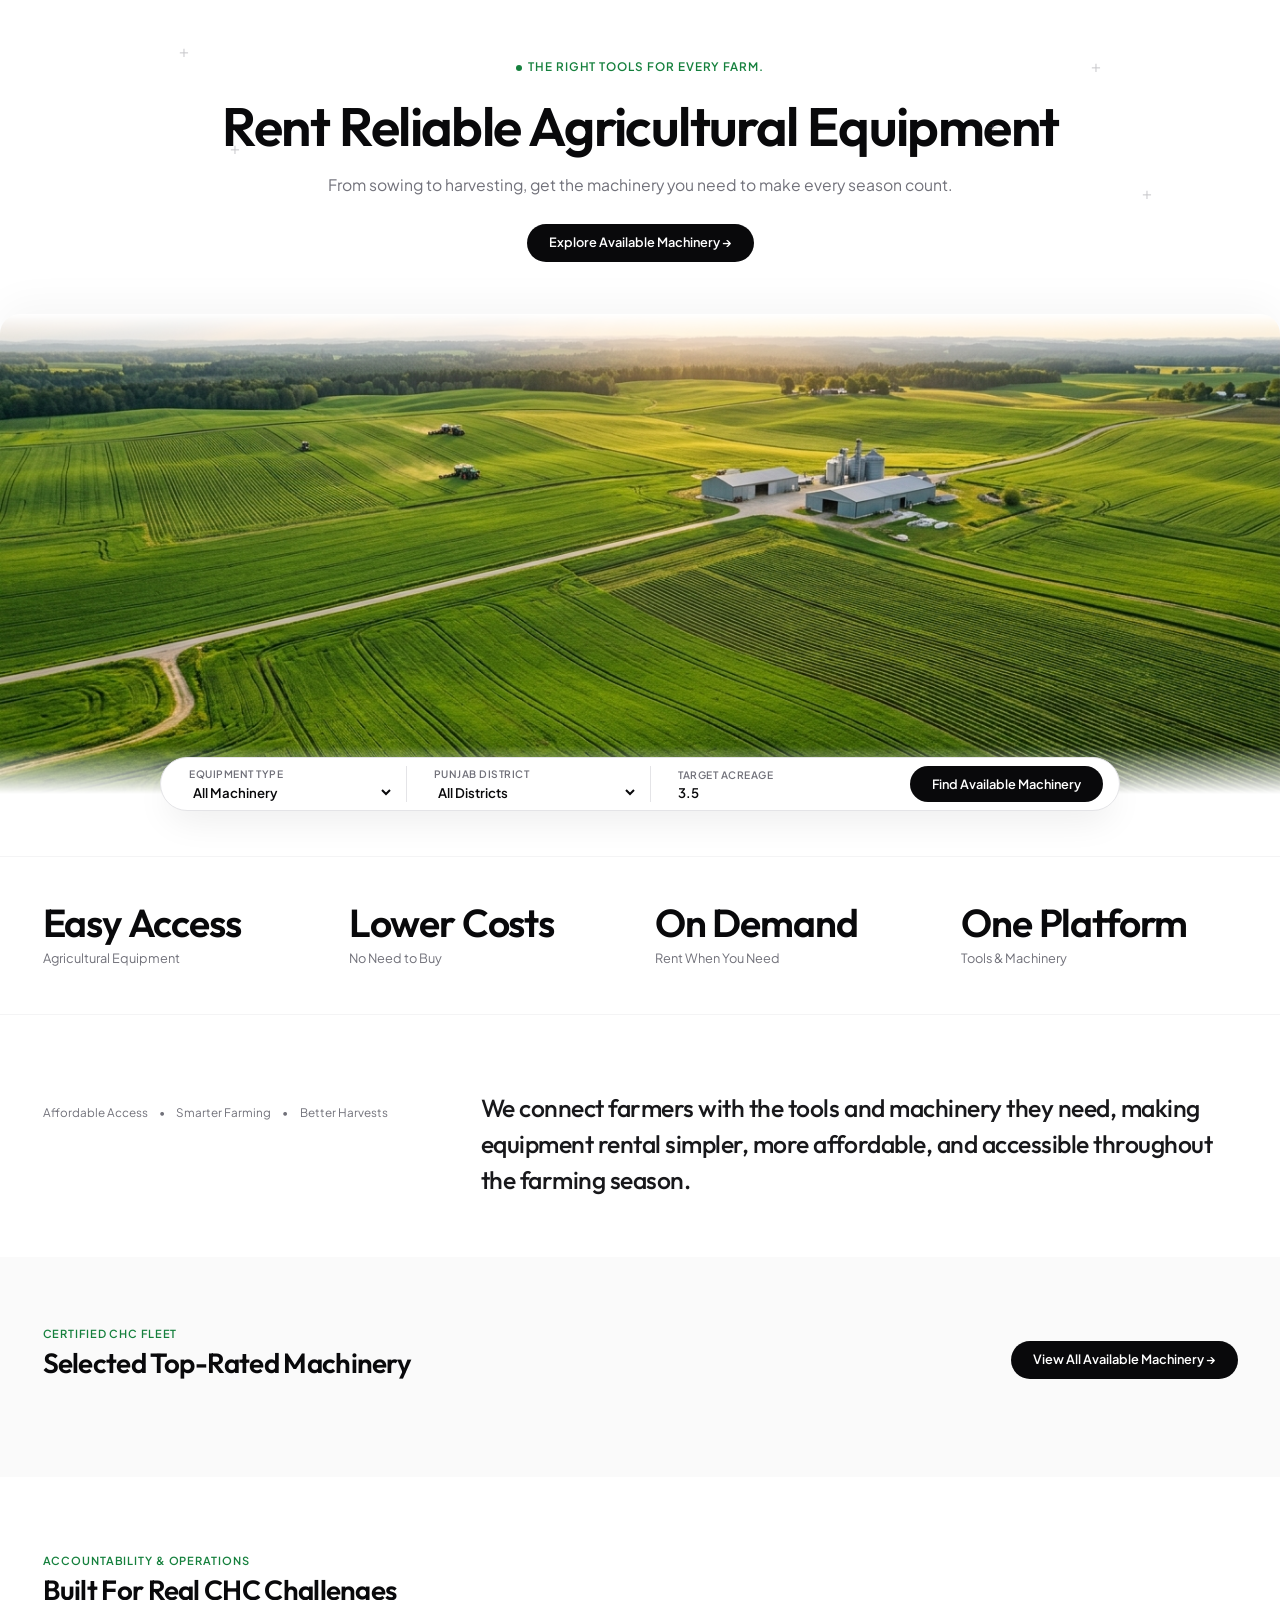
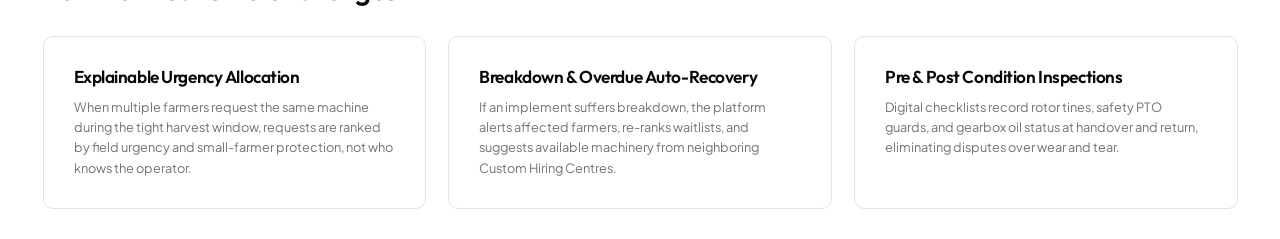
<file: frontend/index.html>
<!DOCTYPE html>
<html lang="en">

<head>
  <meta charset="UTF-8">
  <meta name="viewport" content="width=device-width, initial-scale=1.0">
  <title>YantraShare — Precision Crop Residue Machinery Sharing</title>
  <meta name="description"
    content="Pioneering sustainable agriculture. Rent and share crop-residue machinery across Custom Hiring Centres in Punjab with transparent, fair allocation.">
  <link rel="stylesheet" href="css/style.css">
</head>

<body>

  <!-- Dynamic Header Container -->
  <div id="site-header-container"></div>

  <!-- Main Hero Section (LuckyCharm Reference: White Top merging with Landscape) -->
  <section class="luckycharm-hero">
    <!-- Subtle Cross Accents like in Reference -->
    <span class="hero-cross cross-1">+</span>
    <span class="hero-cross cross-2">+</span>
    <span class="hero-cross cross-3">+</span>
    <span class="hero-cross cross-4">+</span>
    <span class="hero-cross cross-5">+</span>

    <div class="container">
      <div class="hero-kicker">
        <span class="hero-dot"></span>
        The Right Tools For Every Farm.
      </div>

      <h1 class="hero-main-title">
        Rent Reliable Agricultural Equipment
      </h1>

      <p class="hero-subtitle-text">
        From sowing to harvesting, get the machinery you need to make every season count.
      </p>

      <a href="tools.html" class="btn-hero-black">
        Explore Available Machinery &rarr;
      </a>
    </div>

    <!-- Image Merging into the Screen -->
    <div class="hero-image-full-frame">
      <img src="assets/images/hero.jpg" alt="Precision Agricultural Farmland Punjab">
    </div>
  </section>

  <!-- Clean Floating Search Bar -->
  <div class="container">
    <div class="search-capsule-bar">
      <div class="search-capsule-item">
        <label>Equipment Type</label>
        <select id="quick-cat">
          <option value="all">All Machinery</option>
          <option value="super_seeder">Super Seeder (7ft / 8ft)</option>
          <option value="happy_seeder">Happy Seeder 9-Row</option>
          <option value="baler">Straw Baler & Rake</option>
          <option value="chopper">Paddy Straw Chopper</option>
          <option value="tractor">55+ HP Tractors</option>
        </select>
      </div>

      <div class="search-capsule-item">
        <label>Punjab District</label>
        <select id="quick-district">
          <option value="all">All Districts</option>
          <option value="Ludhiana">Ludhiana</option>
          <option value="Patiala">Patiala</option>
          <option value="Sangrur">Sangrur</option>
          <option value="Bathinda">Bathinda</option>
        </select>
      </div>

      <div class="search-capsule-item">
        <label>Target Acreage</label>
        <input type="number" id="quick-acres" value="3.5" min="0.5" step="0.5" placeholder="Acres">
      </div>

      <button class="btn-search-black" onclick="executeQuickSearch()">
        Find Available Machinery
      </button>
    </div>
  </div>

  <!-- LuckyCharm Metrics Row (50+, 200+, 120,000+, $15 Billion) -->
  <section class="luckycharm-metrics">
    <div class="container">
      <div class="metrics-row">
        <div class="metric-col">
          <h3>Easy Access</h3>
          <p>Agricultural Equipment</p>
        </div>
        <div class="metric-col">
          <h3>Lower Costs</h3>
          <p>No Need to Buy</p>
        </div>
        <div class="metric-col">
          <h3>On Demand</h3>
          <p>Rent When You Need</p>
        </div>
        <div class="metric-col">
          <h3>One Platform</h3>
          <p>Tools & Machinery</p>
        </div>
      </div>
    </div>
  </section>

  <!-- LuckyCharm Editorial Split Section -->
  <section class="editorial-split-section">
    <div class="container">
      <div class="editorial-split-grid">
        <div>
          <div class="editorial-pills-wrap">
            <span>Affordable Access</span> •
            <span>Smarter Farming</span> •
            <span>Better Harvests</span>
          </div>
        </div>

        <div>
          <h2 class="editorial-large-quote">
            We connect farmers with the tools and machinery they need, making equipment rental simpler, more affordable,
            and accessible throughout the farming season.
          </h2>
        </div>
      </div>
    </div>
  </section>

  <!-- Featured Available Machinery Section -->
  <section class="marketplace-section" style="background: var(--gray-50); padding: 4.5rem 0;">
    <div class="container">
      <div class="section-head-clean">
        <div>
          <span class="section-tag">Certified CHC Fleet</span>
          <h2 class="section-title-clean">Selected Top-Rated Machinery</h2>
        </div>
        <a href="tools.html" class="btn-hero-black" style="margin-bottom: 0;">
          View All Available Machinery &rarr;
        </a>
      </div>

      <!-- Equipment Cards Grid -->
      <div class="equipment-grid" id="home-featured-grid">
        <!-- Rendered by JavaScript -->
      </div>
    </div>
  </section>

  <!-- CEEW Operational Framework Section -->
  <section class="container" style="padding: 5rem 1.5rem 2rem;">
    <div class="section-head-clean">
      <div>
        <span class="section-tag">Accountability & Operations</span>
        <h2 class="section-title-clean">Built For Real CHC Challenges</h2>
      </div>
    </div>

    <div
      style="display: grid; grid-template-columns: repeat(auto-fit, minmax(320px, 1fr)); gap: 1.5rem; margin-top: 1.5rem;">
      <div
        style="border: 1px solid var(--gray-200); border-radius: var(--radius-md); padding: 2rem; background: var(--bg-white);">
        <h4 style="font-size: 1.15rem; margin-bottom: 0.6rem; color: #09090b;">Explainable Urgency Allocation</h4>
        <p style="font-size: 0.85rem; color: #71717a; line-height: 1.6;">
          When multiple farmers request the same machine during the tight harvest window, requests are ranked by field
          urgency and small-farmer protection, not who knows the operator.
        </p>
      </div>

      <div
        style="border: 1px solid var(--gray-200); border-radius: var(--radius-md); padding: 2rem; background: var(--bg-white);">
        <h4 style="font-size: 1.15rem; margin-bottom: 0.6rem; color: #09090b;">Breakdown & Overdue Auto-Recovery</h4>
        <p style="font-size: 0.85rem; color: #71717a; line-height: 1.6;">
          If an implement suffers breakdown, the platform alerts affected farmers, re-ranks waitlists, and suggests
          available machinery from neighboring Custom Hiring Centres.
        </p>
      </div>

      <div
        style="border: 1px solid var(--gray-200); border-radius: var(--radius-md); padding: 2rem; background: var(--bg-white);">
        <h4 style="font-size: 1.15rem; margin-bottom: 0.6rem; color: #09090b;">Pre & Post Condition Inspections</h4>
        <p style="font-size: 0.85rem; color: #71717a; line-height: 1.6;">
          Digital checklists record rotor tines, safety PTO guards, and gearbox oil status at handover and return,
          eliminating disputes over wear and tear.
        </p>
      </div>
    </div>
  </section>

  <!-- Dynamic Footer Container -->
  <div id="site-footer-container"></div>

  <!-- Shared Scripts -->
  <script src="js/data.js"></script>
  <script src="js/nav.js"></script>
  <script>
    document.addEventListener("DOMContentLoaded", () => {
      renderHomeFeatured();
    });

    function renderHomeFeatured() {
      const container = document.getElementById("home-featured-grid");
      if (!container) return;

      const machines = window.yantraStore.data.machines.slice(0, 3);
      container.innerHTML = machines.map(m => `
        <div class="equipment-clean-card">
          <div class="card-img-wrap">
            <img src="${m.image}" alt="${m.name}">
            <span class="card-availability-badge">Available Now</span>
          </div>
          <div class="card-content">
            <div class="card-hub-label">
              <span>${m.chcName}</span>
              <span>${m.district}</span>
            </div>
            <h3 class="card-item-title">${m.name}</h3>
            <p class="card-desc-snippet">${m.description.substring(0, 110)}...</p>
            <div class="card-specs-line">
              <span class="spec-badge-clean">${m.requiredHp} HP Required</span>
              <span class="spec-badge-clean">Model ${m.modelYear}</span>
              ${m.subsidized ? '<span class="spec-badge-clean" style="color: var(--brand-green); background: var(--brand-green-subtle);">80% Subsidy Certified</span>' : ''}
            </div>
            <div class="card-footer-pricing">
              <div class="price-display">
                <span class="price-main-val">₹${m.ratePerAcre} <span style="font-size: 0.75rem; font-weight: normal; color: #71717a;">/ acre</span></span>
                <span class="price-unit-sub">Package with Tractor & Operator</span>
              </div>
              <a href="machine.html?id=${m.id}" class="btn-card-details">Details & Rent &rarr;</a>
            </div>
          </div>
        </div>
      `).join('');
    }

    function executeQuickSearch() {
      const cat = document.getElementById("quick-cat").value;
      const dist = document.getElementById("quick-district").value;
      window.location.href = `tools.html?category=${cat}&district=${dist}`;
    }
  </script>
</body>

</html>
</file>
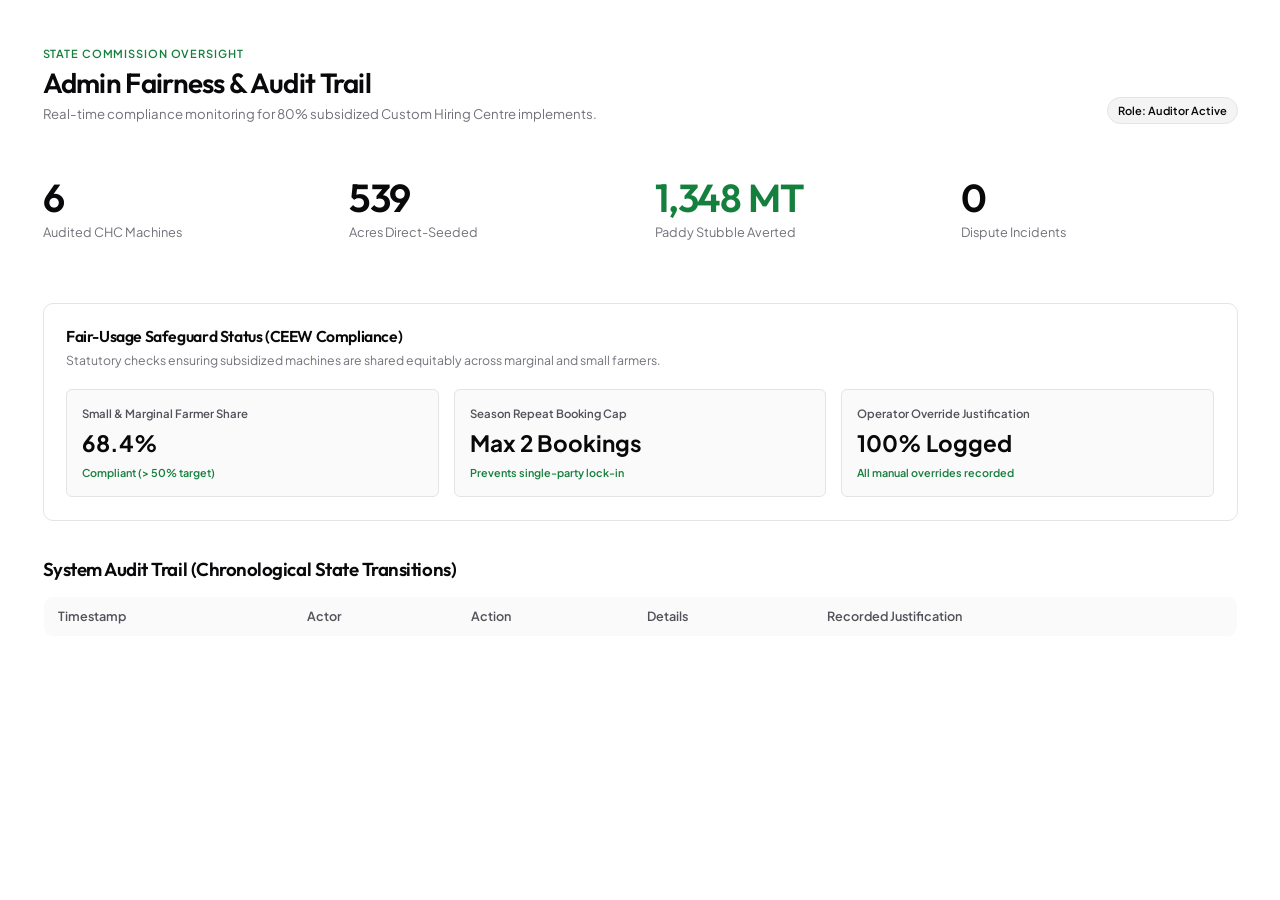
<file: frontend/admin.html>
<!DOCTYPE html>
<html lang="en">
<head>
  <meta charset="UTF-8">
  <meta name="viewport" content="width=device-width, initial-scale=1.0">
  <title>Admin & Audit Dashboard — YantraShare</title>
  <meta name="description" content="State agricultural audit trail, anti-monopolization metrics, and fair usage monitors for Punjab Custom Hiring Centres.">
  <link rel="stylesheet" href="css/style.css">
</head>
<body>

  <!-- Dynamic Header Container -->
  <div id="site-header-container"></div>

  <main class="container" style="padding: 3rem 1.5rem 5rem;">
    <div class="section-head-clean">
      <div>
        <span class="section-tag">State Commission Oversight</span>
        <h1 class="section-title-clean">Admin Fairness & Audit Trail</h1>
        <p style="font-size: 0.88rem; color: #71717a; margin-top: 0.3rem;">
          Real-time compliance monitoring for 80% subsidized Custom Hiring Centre implements.
        </p>
      </div>

      <span style="font-size: 0.74rem; background: var(--gray-100); border: 1px solid var(--gray-200); padding: 4px 10px; border-radius: var(--radius-pill); font-weight: 600;">
        Role: Auditor Active
      </span>
    </div>

    <!-- Metrics Row -->
    <div class="luckycharm-metrics" style="padding: 1.5rem 0 2rem; border: none; margin-bottom: 2rem;">
      <div class="metrics-row">
        <div class="metric-col">
          <h3 id="adm-machines">6</h3>
          <p>Audited CHC Machines</p>
        </div>
        <div class="metric-col">
          <h3 id="adm-acres">539</h3>
          <p>Acres Direct-Seeded</p>
        </div>
        <div class="metric-col">
          <h3 style="color: var(--brand-green);">1,348 MT</h3>
          <p>Paddy Stubble Averted</p>
        </div>
        <div class="metric-col">
          <h3>0</h3>
          <p>Dispute Incidents</p>
        </div>
      </div>
    </div>

    <!-- Anti-Monopolization Compliance Box -->
    <div style="background: var(--bg-white); border: 1px solid var(--gray-200); border-radius: var(--radius-md); padding: 1.5rem; margin-bottom: 2.5rem;">
      <h4 style="font-size: 1.05rem; color: #09090b; margin-bottom: 0.35rem;">Fair-Usage Safeguard Status (CEEW Compliance)</h4>
      <p style="font-size: 0.82rem; color: #71717a; margin-bottom: 1.25rem;">
        Statutory checks ensuring subsidized machines are shared equitably across marginal and small farmers.
      </p>

      <div style="display: grid; grid-template-columns: repeat(auto-fit, minmax(260px, 1fr)); gap: 1rem;">
        <div style="background: var(--gray-50); border: 1px solid var(--gray-200); padding: 1rem; border-radius: var(--radius-sm);">
          <div style="font-size: 0.76rem; color: #52525b; font-weight: 600;">Small & Marginal Farmer Share</div>
          <div style="font-size: 1.5rem; font-weight: 700; color: #09090b; margin: 0.25rem 0;">68.4%</div>
          <div style="font-size: 0.72rem; color: var(--brand-green); font-weight: 600;">Compliant (&gt; 50% target)</div>
        </div>

        <div style="background: var(--gray-50); border: 1px solid var(--gray-200); padding: 1rem; border-radius: var(--radius-sm);">
          <div style="font-size: 0.76rem; color: #52525b; font-weight: 600;">Season Repeat Booking Cap</div>
          <div style="font-size: 1.5rem; font-weight: 700; color: #09090b; margin: 0.25rem 0;">Max 2 Bookings</div>
          <div style="font-size: 0.72rem; color: var(--brand-green); font-weight: 600;">Prevents single-party lock-in</div>
        </div>

        <div style="background: var(--gray-50); border: 1px solid var(--gray-200); padding: 1rem; border-radius: var(--radius-sm);">
          <div style="font-size: 0.76rem; color: #52525b; font-weight: 600;">Operator Override Justification</div>
          <div style="font-size: 1.5rem; font-weight: 700; color: #09090b; margin: 0.25rem 0;">100% Logged</div>
          <div style="font-size: 0.72rem; color: var(--brand-green); font-weight: 600;">All manual overrides recorded</div>
        </div>
      </div>
    </div>

    <!-- Immutable Audit Trail Table -->
    <h3 style="font-size: 1.25rem; color: #09090b; margin-bottom: 1rem;">System Audit Trail (Chronological State Transitions)</h3>
    <table class="clean-data-table">
      <thead>
        <tr>
          <th>Timestamp</th>
          <th>Actor</th>
          <th>Action</th>
          <th>Details</th>
          <th>Recorded Justification</th>
        </tr>
      </thead>
      <tbody id="audit-table-body">
        <!-- Populated by JS -->
      </tbody>
    </table>
  </main>

  <!-- Dynamic Footer Container -->
  <div id="site-footer-container"></div>

  <!-- Shared Scripts -->
  <script src="js/data.js"></script>
  <script src="js/nav.js"></script>
  <script>
    document.addEventListener("DOMContentLoaded", () => {
      renderAuditLogs();
    });

    function renderAuditLogs() {
      const tbody = document.getElementById("audit-table-body");
      if (!tbody) return;

      const logs = window.yantraStore.data.auditLogs;
      tbody.innerHTML = logs.map(l => `
        <tr>
          <td style="font-family: monospace; font-size: 0.78rem; color: #71717a;">${l.timestamp}</td>
          <td><strong>${l.actor}</strong></td>
          <td><span style="font-size: 0.72rem; background: var(--gray-100); padding: 2px 7px; border-radius: var(--radius-pill); font-weight: 600;">${l.action}</span></td>
          <td>${l.details}</td>
          <td style="color: #71717a; font-style: italic;">${l.reason}</td>
        </tr>
      `).join('');
    }
  </script>
</body>
</html>
</file>
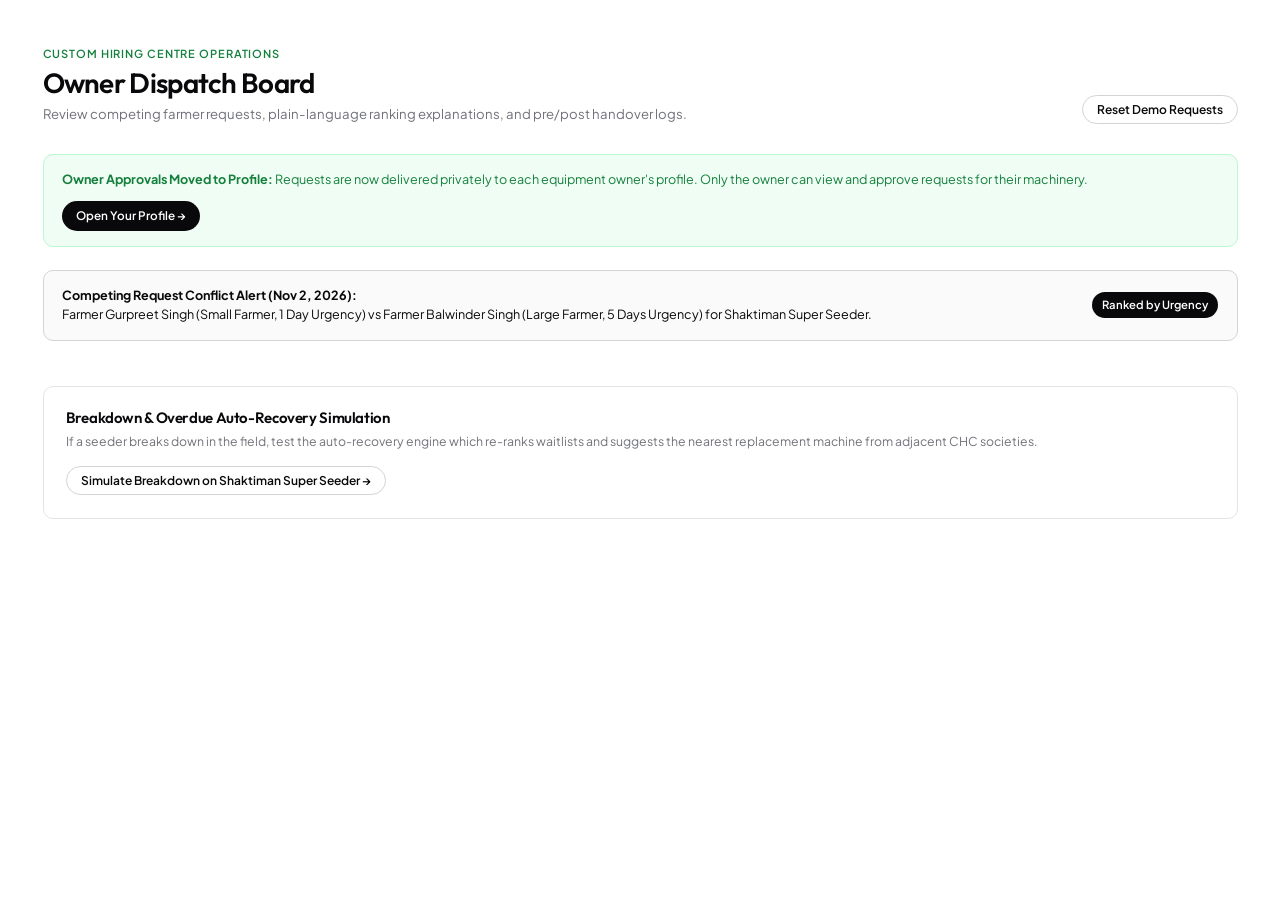
<file: frontend/dispatch.html>
<!DOCTYPE html>
<html lang="en">
<head>
  <meta charset="UTF-8">
  <meta name="viewport" content="width=device-width, initial-scale=1.0">
  <title>Owner Dispatch Board — YantraShare</title>
  <meta name="description" content="Manage machinery allocation, resolve competing farmer requests with explainable urgency scoring, and perform digital condition checks.">
  <link rel="stylesheet" href="css/style.css">
</head>
<body>

  <!-- Dynamic Header Container -->
  <div id="site-header-container"></div>

  <main class="container" style="padding: 3rem 1.5rem 5rem;">
    <div class="section-head-clean">
      <div>
        <span class="section-tag">Custom Hiring Centre Operations</span>
        <h1 class="section-title-clean">Owner Dispatch Board</h1>
        <p style="font-size: 0.88rem; color: #71717a; margin-top: 0.3rem;">
          Review competing farmer requests, plain-language ranking explanations, and pre/post handover logs.
        </p>
      </div>

      <div style="display: flex; gap: 0.75rem;">
        <button class="btn-signup-pill" onclick="window.yantraStore.resetAll(); window.location.reload();">
          Reset Demo Requests
        </button>
      </div>
    </div>

    <!-- Migration Notice Banner -->
    <div style="background: #f0fdf4; border: 1px solid #bbf7d0; border-radius: var(--radius-md); padding: 1rem 1.25rem; margin-bottom: 1.5rem; display: flex; justify-content: space-between; align-items: center; font-size: 0.84rem; flex-wrap: wrap; gap: 0.75rem;">
      <div style="color: #15803d;">
        <strong>Owner Approvals Moved to Profile:</strong> Requests are now delivered privately to each equipment owner's profile. Only the owner can view and approve requests for their machinery.
      </div>
      <a href="profile.html" class="btn-hero-black" style="margin-bottom: 0; padding: 6px 14px; font-size: 0.78rem;">
        Open Your Profile &rarr;
      </a>
    </div>

    <!-- Conflict Notification Banner -->
    <div style="background: var(--gray-50); border: 1px solid var(--gray-300); border-radius: var(--radius-md); padding: 1rem 1.25rem; margin-bottom: 2rem; display: flex; justify-content: space-between; align-items: center; font-size: 0.84rem;">
      <div>
        <strong style="color: #09090b;">Competing Request Conflict Alert (Nov 2, 2026):</strong><br>
        Farmer Gurpreet Singh (Small Farmer, 1 Day Urgency) vs Farmer Balwinder Singh (Large Farmer, 5 Days Urgency) for Shaktiman Super Seeder.
      </div>
      <span style="font-size: 0.75rem; background: #09090b; color: #ffffff; padding: 4px 10px; border-radius: var(--radius-pill); font-weight: 600;">
        Ranked by Urgency
      </span>
    </div>

    <!-- Requests List -->
    <div id="dispatch-cards-container">
      <!-- Populated by JS -->
    </div>

    <!-- Breakdown Recovery Simulation Banner -->
    <div style="margin-top: 3rem; background: var(--bg-white); border: 1px solid var(--gray-200); border-radius: var(--radius-md); padding: 1.5rem;">
      <h4 style="font-size: 1rem; color: #09090b; margin-bottom: 0.35rem;">Breakdown & Overdue Auto-Recovery Simulation</h4>
      <p style="font-size: 0.82rem; color: #71717a; margin-bottom: 1rem;">
        If a seeder breaks down in the field, test the auto-recovery engine which re-ranks waitlists and suggests the nearest replacement machine from adjacent CHC societies.
      </p>
      <button class="btn-signup-pill" onclick="testBreakdownRecovery('MCH-101')">
        Simulate Breakdown on Shaktiman Super Seeder &rarr;
      </button>
    </div>
  </main>

  <!-- Human Override Modal -->
  <div id="override-modal-backdrop" style="display: none; position: fixed; inset: 0; background: rgba(0,0,0,0.5); backdrop-filter: blur(4px); z-index: 2000; align-items: center; justify-content: center; padding: 1.5rem;">
    <div style="background: var(--bg-white); border-radius: var(--radius-lg); max-width: 520px; width: 100%; padding: 2rem; border: 1px solid var(--gray-200);">
      <h3 style="font-size: 1.2rem; color: #09090b; margin-bottom: 0.5rem;">Record Operator Human Override</h3>
      <p style="font-size: 0.82rem; color: #71717a; margin-bottom: 1rem;">
        To prevent nepotism and ensure public accountability, state guidelines require a mandatory written justification for every manual override.
      </p>

      <div class="form-group-clean">
        <label>Mandatory Justification (Min 10 characters) *</label>
        <textarea id="override-reason-text" class="input-clean" rows="3" placeholder="e.g. Unseasonal localized rainfall approaching Raikot requiring immediate 3-acre seeding within 12 hours."></textarea>
      </div>

      <div style="display: flex; gap: 0.75rem; justify-content: flex-end; margin-top: 1.25rem;">
        <button class="btn-signup-pill" onclick="closeOverrideModal()">Cancel</button>
        <button class="btn-hero-black" style="margin-bottom: 0;" onclick="submitOverride()">Confirm & Log Override</button>
      </div>
    </div>
  </div>

  <!-- Dynamic Footer Container -->
  <div id="site-footer-container"></div>

  <!-- Shared Scripts -->
  <script src="js/data.js"></script>
  <script src="js/nav.js"></script>
  <script>
    let activeOverrideId = null;

    document.addEventListener("DOMContentLoaded", () => {
      renderDispatchRequests();
    });

    function renderDispatchRequests() {
      const container = document.getElementById("dispatch-cards-container");
      if (!container) return;

      const requests = [...window.yantraStore.data.requests].sort((a, b) => b.score - a.score);

      container.innerHTML = requests.map((req, idx) => `
        <div class="dispatch-clean-card">
          <div class="rank-pill">
            #${idx + 1}
            <span>RANK</span>
          </div>

          <div>
            <div style="display: flex; gap: 0.5rem; align-items: center; margin-bottom: 0.25rem; flex-wrap: wrap;">
              <strong style="font-size: 1.05rem; color: #09090b;">${req.farmerName}</strong>
              <span style="font-size: 0.72rem; padding: 2px 7px; background: var(--gray-100); border-radius: var(--radius-pill); font-weight: 600;">${req.farmerCategory} Farmer</span>
              <span style="font-size: 0.74rem; color: var(--brand-green); font-weight: 600;">Score: ${req.score} pts</span>
              <span style="font-size: 0.72rem; padding: 2px 7px; border-radius: var(--radius-pill); background: ${req.status === 'approved' ? 'var(--brand-green-subtle)' : 'var(--gray-100)'}; color: ${req.status === 'approved' ? 'var(--brand-green)' : '#52525b'}; font-weight: 600;">
                ${req.status.toUpperCase()}
              </span>
            </div>

            <div style="font-size: 0.88rem; color: #18181b; font-weight: 500;">
              Requested: ${req.machineName} (${req.acres} acres at ${req.village}, ${req.district})
            </div>

            <div style="font-size: 0.8rem; color: #71717a; margin-top: 0.35rem; display: flex; gap: 1.25rem; flex-wrap: wrap;">
              <span>Date: <strong>${req.date}</strong></span>
              <span>Field Sowing Urgency: <strong>${req.urgencyDays} day(s) wait</strong></span>
              <span>Package: <strong>${req.tractorOption === 'need_both' ? 'Tractor + Driver + Machine' : 'Implement Only'}</strong></span>
            </div>

            <div style="margin-top: 0.5rem; background: var(--gray-50); border-left: 2px solid #09090b; padding: 0.4rem 0.75rem; font-size: 0.78rem; color: #52525b;">
              <strong>Explainable Reason:</strong> ${req.rankingReason}
            </div>
          </div>

          <div style="display: flex; flex-direction: column; gap: 0.4rem; min-width: 140px;">
            ${req.status === 'pending' ? `
              <button class="btn-hero-black" style="margin-bottom: 0; padding: 6px 12px; font-size: 0.78rem;" onclick="approveRequest('${req.id}')">Approve Request</button>
              <button class="btn-signup-pill" style="padding: 5px 10px; font-size: 0.75rem;" onclick="waitlistRequest('${req.id}')">Move to Waitlist</button>
              <button class="btn-signup-pill" style="padding: 5px 10px; font-size: 0.75rem; color: #71717a;" onclick="openOverrideModal('${req.id}')">Human Override</button>
            ` : req.status === 'approved' ? `
              <span style="font-size: 0.76rem; color: var(--brand-green); font-weight: 600;">Approved for Sowing</span>
              <button class="btn-signup-pill" style="padding: 4px 8px; font-size: 0.72rem;" onclick="showToast('Pre-handover condition checklist verified!', 'success')">Verify Handover</button>
            ` : `
              <span style="font-size: 0.76rem; color: #71717a;">Waitlisted</span>
            `}
          </div>
        </div>
      `).join('');
    }

    function approveRequest(reqId) {
      const req = window.yantraStore.data.requests.find(r => r.id === reqId);
      if (!req) return;
      req.status = "approved";
      window.yantraStore.save();

      if (window.yantraAPI && window.yantraAPI.isOnline) {
        window.yantraAPI.recordDecision(reqId, "accept", window.yantraStore.getCurrentUser().name, "Approved ranking #1 match based on highest field urgency.");
      }

      renderDispatchRequests();
      showToast(`Request ${reqId} approved for ${req.farmerName}!`, "success");
    }

    function waitlistRequest(reqId) {
      const req = window.yantraStore.data.requests.find(r => r.id === reqId);
      if (!req) return;
      req.status = "waitlisted";
      window.yantraStore.save();

      if (window.yantraAPI && window.yantraAPI.isOnline) {
        window.yantraAPI.recordDecision(reqId, "waitlist", window.yantraStore.getCurrentUser().name, "Moved to waitlist position.");
      }

      renderDispatchRequests();
      showToast(`Request ${reqId} moved to waitlist queue.`, "info");
    }


    function openOverrideModal(reqId) {
      activeOverrideId = reqId;
      document.getElementById("override-modal-backdrop").style.display = "flex";
    }

    function closeOverrideModal() {
      document.getElementById("override-modal-backdrop").style.display = "none";
      activeOverrideId = null;
    }

    function submitOverride() {
      const reason = document.getElementById("override-reason-text").value.trim();
      if (!reason || reason.length < 10) {
        showToast("Please enter at least 10 characters justifying the override.", "warning");
        return;
      }

      const req = window.yantraStore.data.requests.find(r => r.id === activeOverrideId);
      if (req) {
        req.status = "approved";
        req.rankingReason = `MANUAL OVERRIDE: ${reason} (Authorized by ${window.yantraStore.getCurrentUser().name})`;
        window.yantraStore.data.auditLogs.unshift({
          id: "AUD-" + Math.floor(1000 + Math.random() * 9000),
          timestamp: new Date().toISOString().replace('T', ' ').substring(0, 19),
          actor: window.yantraStore.getCurrentUser().name,
          action: "HUMAN_OVERRIDE_RECORDED",
          details: `Manual bypass for ${req.farmerName} on ${req.machineName}`,
          reason: reason
        });
        window.yantraStore.save();
        closeOverrideModal();
        renderDispatchRequests();
        showToast("Human override recorded with audit entry", "success");
      }
    }

    function testBreakdownRecovery(machineId) {
      const m = window.yantraStore.getMachineById(machineId);
      if (!m) return;
      m.status = "maintenance";
      window.yantraStore.data.auditLogs.unshift({
        id: "AUD-" + Math.floor(1000 + Math.random() * 9000),
        timestamp: new Date().toISOString().replace('T', ' ').substring(0, 19),
        actor: "Operator",
        action: "BREAKDOWN_RECOVERY_TRIGGERED",
        details: `${m.name} reported breakdown. Auto-recovery suggested alternate machine at Malwa Society.`,
        reason: "Field breakdown recovery initiated."
      });
      window.yantraStore.save();
      renderDispatchRequests();
      showToast("Breakdown recorded! Alternate CHC machine suggested.", "warning");
    }
  </script>
</body>
</html>
</file>
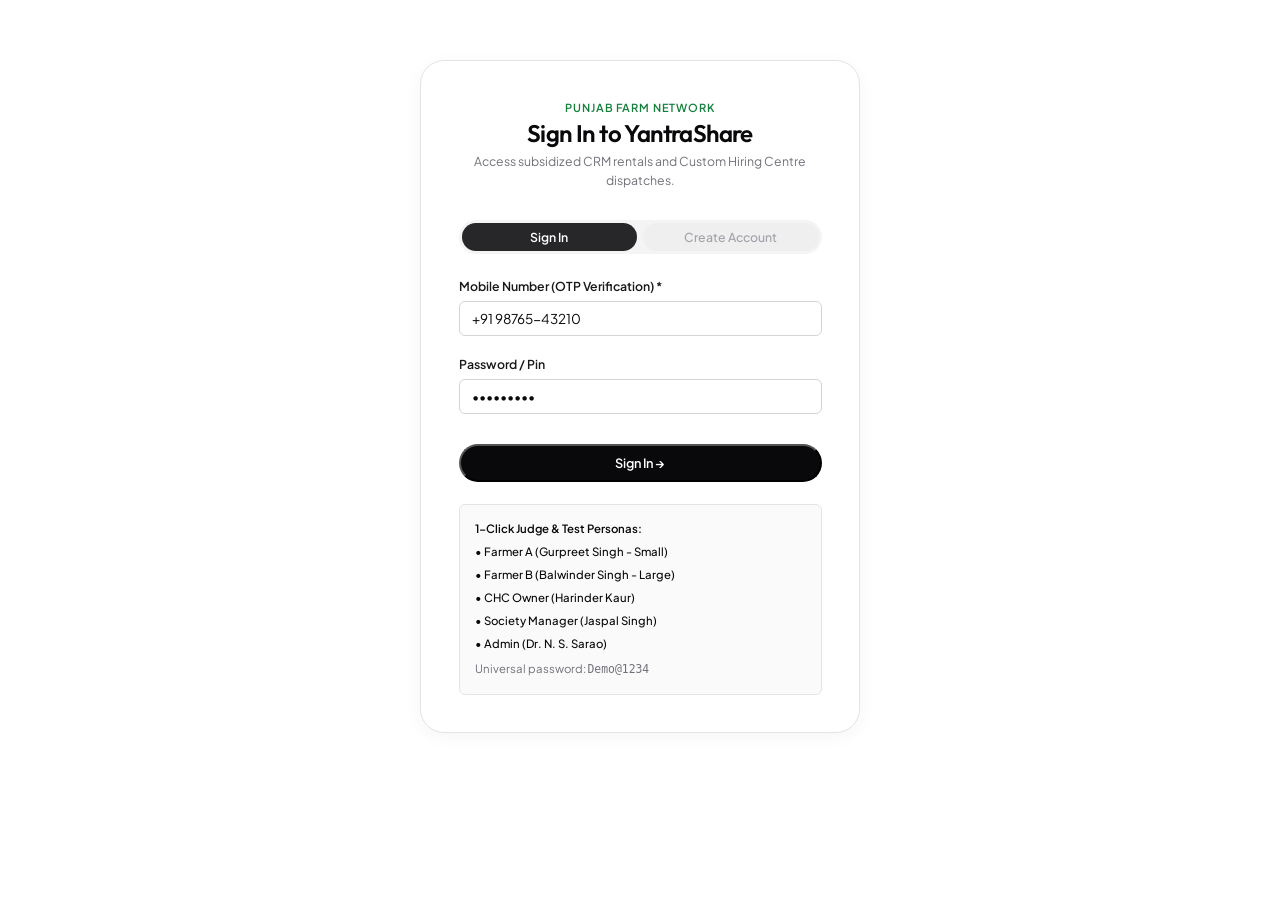
<file: frontend/login.html>
<!DOCTYPE html>
<html lang="en">
<head>
  <meta charset="UTF-8">
  <meta name="viewport" content="width=device-width, initial-scale=1.0">
  <title>Sign In / Register — YantraShare</title>
  <meta name="description" content="Sign in or register for YantraShare agricultural machinery sharing platform.">
  <link rel="stylesheet" href="css/style.css">
</head>
<body>

  <!-- Dynamic Header Container -->
  <div id="site-header-container"></div>

  <main class="container" style="padding: 4rem 1.5rem 6rem; display: flex; justify-content: center;">
    <div style="background: var(--bg-white); border: 1px solid var(--gray-200); border-radius: var(--radius-xl); max-width: 440px; width: 100%; padding: 2.5rem; box-shadow: var(--shadow-card);">
      <div style="text-align: center; margin-bottom: 2rem;">
        <span class="section-tag" style="margin-bottom: 0.25rem;">Punjab Farm Network</span>
        <h1 style="font-size: 1.6rem; color: #09090b;" id="auth-title">Sign In to YantraShare</h1>
        <p style="font-size: 0.82rem; color: #71717a; margin-top: 0.25rem;">
          Access subsidized CRM rentals and Custom Hiring Centre dispatches.
        </p>
      </div>

      <!-- Tab Switcher -->
      <div style="display: flex; gap: 0.35rem; background: var(--gray-100); padding: 3px; border-radius: var(--radius-pill); margin-bottom: 1.5rem;">
        <button type="button" class="pill-nav-item active" style="flex: 1; text-align: center; border: none; cursor: pointer;" id="tab-login" onclick="setAuthMode('login')">Sign In</button>
        <button type="button" class="pill-nav-item" style="flex: 1; text-align: center; border: none; cursor: pointer;" id="tab-signup" onclick="setAuthMode('signup')">Create Account</button>
      </div>

      <form id="auth-form-page">
        <div class="form-group-clean" id="group-name" style="display: none;">
          <label>Full Name *</label>
          <input type="text" class="input-clean" id="auth-input-name" placeholder="e.g. Gurpreet Singh">
        </div>

        <div class="form-group-clean">
          <label>Mobile Number (OTP Verification) *</label>
          <input type="tel" class="input-clean" id="auth-input-phone" value="+91 98765-43210" required>
        </div>

        <div class="form-group-clean">
          <label>Password / Pin</label>
          <input type="password" class="input-clean" value="Demo@1234" required>
        </div>

        <button type="submit" class="btn-hero-black" style="width: 100%; margin-top: 0.75rem; margin-bottom: 1.5rem; justify-content: center;" id="auth-submit-btn">
          Sign In &rarr;
        </button>
      </form>

      <!-- Testing Credentials Box -->
      <div style="background: var(--gray-50); border: 1px solid var(--gray-200); border-radius: var(--radius-sm); padding: 1rem; font-size: 0.76rem; color: #52525b;">
        <div style="font-weight: 600; color: #09090b; margin-bottom: 0.35rem;">1-Click Judge & Test Personas:</div>
        <div style="display: flex; flex-direction: column; gap: 0.35rem;">
          <a href="#" style="color: #09090b; font-weight: 500;" onclick="quickLogin('farmer_a'); return false;">• Farmer A (Gurpreet Singh - Small)</a>
          <a href="#" style="color: #09090b; font-weight: 500;" onclick="quickLogin('farmer_b'); return false;">• Farmer B (Balwinder Singh - Large)</a>
          <a href="#" style="color: #09090b; font-weight: 500;" onclick="quickLogin('owner'); return false;">• CHC Owner (Harinder Kaur)</a>
          <a href="#" style="color: #09090b; font-weight: 500;" onclick="quickLogin('manager'); return false;">• Society Manager (Jaspal Singh)</a>
          <a href="#" style="color: #09090b; font-weight: 500;" onclick="quickLogin('admin'); return false;">• Admin (Dr. N. S. Sarao)</a>
        </div>
        <div style="margin-top: 0.5rem; color: #71717a;">Universal password: <code>Demo@1234</code></div>
      </div>
    </div>
  </main>

  <!-- Dynamic Footer Container -->
  <div id="site-footer-container"></div>

  <!-- Shared Scripts -->
  <script src="js/data.js"></script>
  <script src="js/nav.js"></script>
  <script>
    let currentAuthMode = "login";

    function setAuthMode(mode) {
      currentAuthMode = mode;
      const tabLogin = document.getElementById("tab-login");
      const tabSignup = document.getElementById("tab-signup");
      const title = document.getElementById("auth-title");
      const groupName = document.getElementById("group-name");
      const submitBtn = document.getElementById("auth-submit-btn");

      if (mode === "signup") {
        tabLogin.classList.remove("active");
        tabSignup.classList.add("active");
        title.textContent = "Create Farmer / CHC Account";
        groupName.style.display = "block";
        submitBtn.innerHTML = "Create Account &rarr;";
      } else {
        tabSignup.classList.remove("active");
        tabLogin.classList.add("active");
        title.textContent = "Sign In to YantraShare";
        groupName.style.display = "none";
        submitBtn.innerHTML = "Sign In &rarr;";
      }
    }

    function quickLogin(personaId) {
      window.yantraStore.switchPersona(personaId);
      showToast(`Logged in as ${window.yantraStore.getCurrentUser().name}`, "success");
      setTimeout(() => {
        window.location.href = personaId === "admin" ? "admin.html" : "profile.html";
      }, 600);
    }

    document.getElementById("auth-form-page").addEventListener("submit", (e) => {
      e.preventDefault();
      const name = document.getElementById("auth-input-name").value || "Progressive Farmer";
      window.yantraStore.updateCurrentUser({ name });
      showToast("Signed in successfully!", "success");
      setTimeout(() => {
        window.location.href = "profile.html";
      }, 600);
    });
  </script>
</body>
</html>
</file>
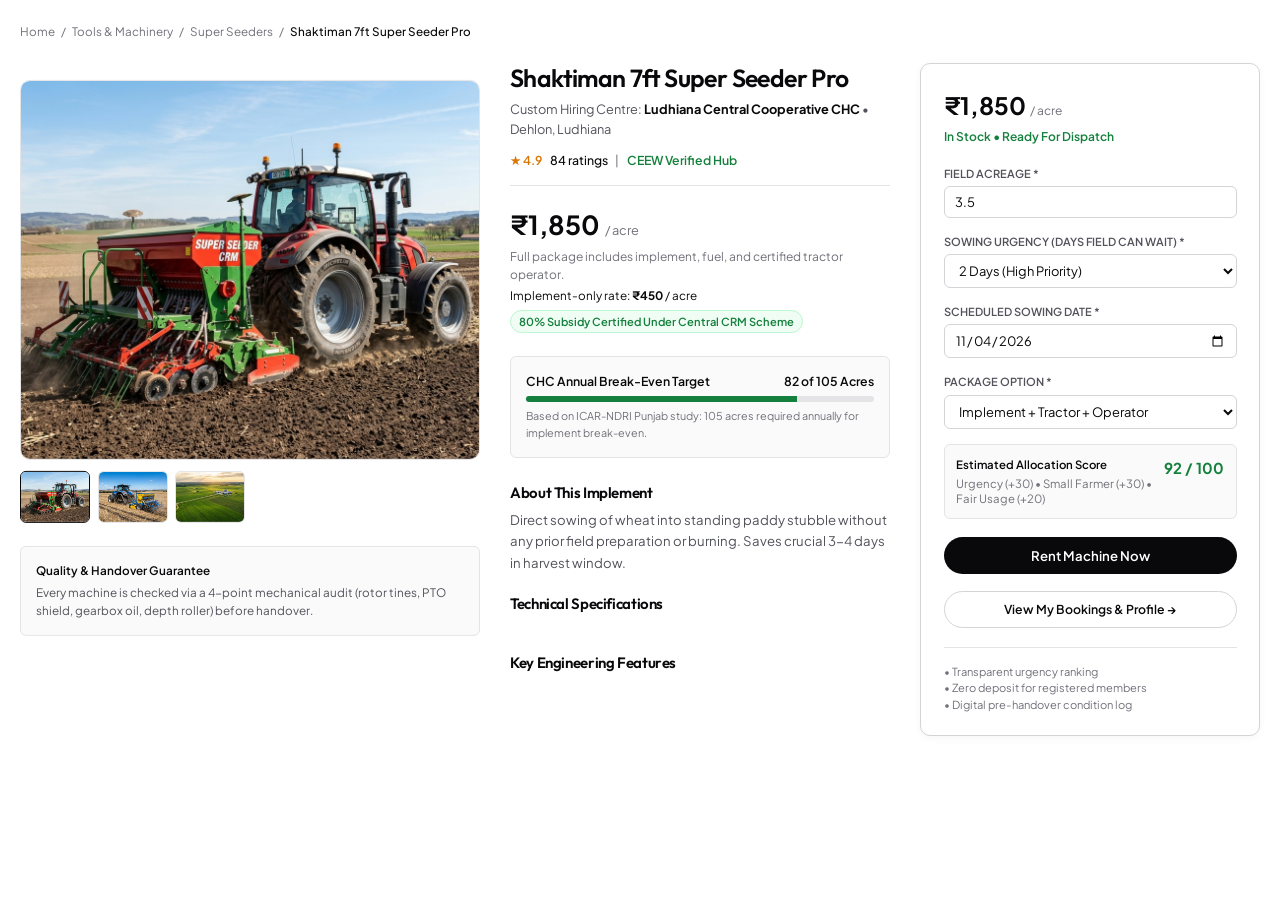
<file: frontend/machine.html>
<!DOCTYPE html>
<html lang="en">
<head>
  <meta charset="UTF-8">
  <meta name="viewport" content="width=device-width, initial-scale=1.0">
  <title>Machine Details & Rental — YantraShare</title>
  <meta name="description" content="View full technical specifications, verified condition records, and rent crop residue machinery on YantraShare.">
  <link rel="stylesheet" href="css/style.css">
</head>
<body>

  <!-- Dynamic Header Container -->
  <div id="site-header-container"></div>

  <!-- Amazon-Style Product Page Content -->
  <main class="container amazon-page-layout">
    <!-- Breadcrumb Bar -->
    <div class="breadcrumb-nav">
      <a href="index.html">Home</a>
      <span>/</span>
      <a href="tools.html">Tools & Machinery</a>
      <span>/</span>
      <span id="bc-category">Super Seeders</span>
      <span>/</span>
      <span id="bc-name" style="color: #09090b; font-weight: 500;">Shaktiman 7ft Super Seeder Pro</span>
    </div>

    <!-- 3-Column Amazon Layout -->
    <div class="amazon-product-grid">
      <!-- Left Column: Gallery -->
      <div class="product-gallery-sticky">
        <div class="main-product-img-frame">
          <img src="assets/images/super_seeder.jpg" id="gallery-main-img" alt="Machinery Main Photo">
        </div>

        <div class="product-thumbs-strip">
          <div class="thumb-box active" onclick="switchThumb(this, 'assets/images/super_seeder.jpg')">
            <img src="assets/images/super_seeder.jpg" alt="Thumb 1">
          </div>
          <div class="thumb-box" onclick="switchThumb(this, 'assets/images/happy_seeder.jpg')">
            <img src="assets/images/happy_seeder.jpg" alt="Thumb 2">
          </div>
          <div class="thumb-box" onclick="switchThumb(this, 'assets/images/hero.jpg')">
            <img src="assets/images/hero.jpg" alt="Thumb 3">
          </div>
        </div>

        <div style="margin-top: 1.5rem; background: var(--gray-50); border: 1px solid var(--gray-200); border-radius: var(--radius-sm); padding: 1rem; font-size: 0.78rem; color: #52525b;">
          <div style="font-weight: 600; color: #09090b; margin-bottom: 0.25rem;">Quality & Handover Guarantee</div>
          Every machine is checked via a 4-point mechanical audit (rotor tines, PTO shield, gearbox oil, depth roller) before handover.
        </div>
      </div>

      <!-- Center Column: Amazon Product Details -->
      <div class="product-center-details">
        <h1 id="prod-title">Shaktiman 7ft Super Seeder Pro</h1>
        
        <div class="seller-chc-line">
          Custom Hiring Centre: <strong id="prod-chc">Ludhiana Central Cooperative CHC</strong> • <span id="prod-location">Dehlon, Ludhiana</span>
        </div>

        <div class="amazon-rating-row">
          <span class="star-rating-val">★ <span id="prod-rating">4.9</span></span>
          <span style="color: #09090b; font-weight: 500;" id="prod-reviews">84 ratings</span>
          <span>|</span>
          <span style="color: var(--brand-green); font-weight: 600;">CEEW Verified Hub</span>
        </div>

        <div class="amazon-price-box">
          <div class="amazon-price-line">
            <span id="prod-price">₹1,850</span> <span style="font-size: 0.85rem; font-weight: normal; color: #71717a;">/ acre</span>
          </div>
          <div style="font-size: 0.8rem; color: #71717a; margin-top: 2px;">
            Full package includes implement, fuel, and certified tractor operator.
          </div>
          <div style="font-size: 0.78rem; color: #09090b; margin-top: 2px;">
            Implement-only rate: <strong id="prod-rate-machine">₹450</strong> / acre
          </div>
          <span class="subsidy-tag-line" id="prod-subsidy">
            80% Subsidy Certified Under Central CRM Scheme
          </span>
        </div>

        <!-- Break-Even Progress Bar -->
        <div style="background: var(--gray-50); border: 1px solid var(--gray-200); border-radius: var(--radius-sm); padding: 1rem; margin-bottom: 1.75rem;">
          <div style="display: flex; justify-content: space-between; font-size: 0.82rem; font-weight: 600; color: #09090b; margin-bottom: 0.35rem;">
            <span>CHC Annual Break-Even Target</span>
            <span id="prod-breakeven-text">82 of 105 Acres</span>
          </div>
          <div style="width: 100%; height: 6px; background: var(--gray-200); border-radius: 999px; overflow: hidden;">
            <div id="prod-breakeven-bar" style="width: 78%; height: 100%; background: var(--brand-green);"></div>
          </div>
          <div style="font-size: 0.72rem; color: #71717a; margin-top: 0.4rem;">
            Based on ICAR-NDRI Punjab study: 105 acres required annually for implement break-even.
          </div>
        </div>

        <!-- Description -->
        <h4 style="font-size: 1rem; margin-bottom: 0.5rem; color: #09090b;">About This Implement</h4>
        <p id="prod-desc" style="font-size: 0.88rem; color: #52525b; line-height: 1.6; margin-bottom: 1.5rem;">
          Direct sowing of wheat into standing paddy stubble without any prior field preparation or burning. Saves crucial 3-4 days in harvest window.
        </p>

        <!-- Technical Specifications Table -->
        <h4 style="font-size: 1rem; margin-bottom: 0.75rem; color: #09090b;">Technical Specifications</h4>
        <table class="specs-amazon-table" id="prod-specs-table">
          <!-- Populated by JS -->
        </table>

        <!-- Engineering Features List -->
        <h4 style="font-size: 1rem; margin-bottom: 0.75rem; color: #09090b;">Key Engineering Features</h4>
        <ul class="features-bullet-list" id="prod-features-list">
          <!-- Populated by JS -->
        </ul>
      </div>

      <!-- Right Column: Amazon Buy / Rent Box -->
      <div class="amazon-buy-box">
        <div class="buy-box-price" id="buy-box-price">₹1,850 <span style="font-size: 0.8rem; font-weight: normal; color: #71717a;">/ acre</span></div>
        <div class="buy-box-stock">In Stock • Ready For Dispatch</div>

        <form id="amazon-booking-form">
          <div class="buy-box-form-group">
            <label>Field Acreage *</label>
            <input type="number" class="buy-box-control" id="rent-acres" value="3.5" min="0.5" step="0.5" required onchange="calculateLiveFairnessScore()">
          </div>

          <div class="buy-box-form-group">
            <label>Sowing Urgency (Days field can wait) *</label>
            <select class="buy-box-control" id="rent-urgency" onchange="calculateLiveFairnessScore()" required>
              <option value="1">1 Day (Critical Sowing Window)</option>
              <option value="2" selected>2 Days (High Priority)</option>
              <option value="3">3 Days (Moderate Tolerance)</option>
              <option value="5">5+ Days (Flexible)</option>
            </select>
          </div>

          <div class="buy-box-form-group">
            <label>Scheduled Sowing Date *</label>
            <input type="date" class="buy-box-control" id="rent-date" value="2026-11-04" required>
          </div>

          <div class="buy-box-form-group">
            <label>Package Option *</label>
            <select class="buy-box-control" id="rent-package">
              <option value="need_both">Implement + Tractor + Operator</option>
              <option value="machine_only">Implement Only (Bring Your Own Tractor)</option>
            </select>
          </div>

          <!-- Fairness Score Preview -->
          <div class="fairness-score-preview">
            <span class="score-num" id="rent-score-display">92 / 100</span>
            <div style="font-weight: 600; color: #09090b; margin-bottom: 2px;">Estimated Allocation Score</div>
            <div style="color: #71717a; line-height: 1.35;" id="rent-score-breakdown">
              Urgency (+30) • Small Farmer (+30) • Fair Usage (+20)
            </div>
          </div>

          <button type="submit" class="btn-amazon-rent">
            Rent Machine Now
          </button>

          <a href="profile.html" class="btn-amazon-secondary" style="display: block; text-align: center; margin-top: 0.5rem;">
            View My Bookings & Profile &rarr;
          </a>
        </form>

        <div class="buy-box-security-notes">
          <div>• Transparent urgency ranking</div>
          <div>• Zero deposit for registered members</div>
          <div>• Digital pre-handover condition log</div>
        </div>
      </div>
    </div>
  </main>

  <!-- Dynamic Footer Container -->
  <div id="site-footer-container"></div>

  <!-- Shared Scripts -->
  <script src="js/data.js"></script>
  <script src="js/nav.js"></script>
  <script>
    let currentMachine = null;

    document.addEventListener("DOMContentLoaded", () => {
      const params = new URLSearchParams(window.location.search);
      const machineId = params.get("id") || "MCH-101";
      currentMachine = window.yantraStore.getMachineById(machineId) || window.yantraStore.data.machines[0];
      
      populateProductDetails(currentMachine);
      calculateLiveFairnessScore();
      setupBookingForm();
    });

    function populateProductDetails(m) {
      document.title = `${m.name} — YantraShare Rentals`;
      
      document.getElementById("bc-category").textContent = m.categoryLabel;
      document.getElementById("bc-name").textContent = m.name;
      
      document.getElementById("gallery-main-img").src = m.image;
      document.getElementById("prod-title").textContent = m.name;
      document.getElementById("prod-chc").textContent = m.chcName;
      document.getElementById("prod-location").textContent = m.location;
      document.getElementById("prod-rating").textContent = m.conditionRating;
      document.getElementById("prod-reviews").textContent = `${m.reviewsCount} reviews`;
      
      document.getElementById("prod-price").textContent = `₹${m.ratePerAcre}`;
      document.getElementById("prod-rate-machine").textContent = `₹${m.rateMachineOnly}`;
      document.getElementById("buy-box-price").innerHTML = `₹${m.ratePerAcre} <span style="font-size: 0.8rem; font-weight: normal; color: #71717a;">/ acre</span>`;
      
      document.getElementById("prod-desc").textContent = m.description;
      
      // Breakeven progress
      const target = m.breakEvenTarget || 105;
      const done = m.acresServedSeason || 0;
      const pct = Math.min(100, Math.round((done / target) * 100));
      document.getElementById("prod-breakeven-text").textContent = `${done} of ${target} Acres (${pct}%)`;
      document.getElementById("prod-breakeven-bar").style.width = `${pct}%`;

      // Specs Table
      const specsTable = document.getElementById("prod-specs-table");
      const specs = m.specs || {
        "Required Horsepower": `${m.requiredHp} HP`,
        "Model Year": `${m.modelYear}`,
        "Category": m.categoryLabel,
        "Subsidy Grant": m.subsidized ? "80% Central CRM Scheme" : "Private Operator"
      };
      specsTable.innerHTML = Object.entries(specs).map(([key, val]) => `
        <tr>
          <td>${key}</td>
          <td>${val}</td>
        </tr>
      `).join('');

      // Features List
      const featuresList = document.getElementById("prod-features-list");
      featuresList.innerHTML = m.features.map(f => `<li>${f}</li>`).join('');
    }

    function switchThumb(thumb, src) {
      document.querySelectorAll(".thumb-box").forEach(t => t.classList.remove("active"));
      thumb.classList.add("active");
      document.getElementById("gallery-main-img").src = src;
    }

    function calculateLiveFairnessScore() {
      const urgencyDays = parseInt(document.getElementById("rent-urgency").value);
      const user = window.yantraStore.getCurrentUser();
      
      let urgencyPts = urgencyDays === 1 ? 40 : urgencyDays <= 3 ? 28 : 12;
      let categoryPts = user.category === "Marginal" ? 35 : user.category === "Small" ? 28 : user.category === "Medium" ? 15 : 8;
      let usageCapPts = 20;
      let total = urgencyPts + categoryPts + usageCapPts + 4;

      document.getElementById("rent-score-display").textContent = `${total} / 100`;
      document.getElementById("rent-score-breakdown").textContent = 
        `Urgency (${urgencyDays}d: +${urgencyPts}) • ${user.category} (+${categoryPts}) • Cap (+${usageCapPts})`;
    }

    function setupBookingForm() {
      const form = document.getElementById("amazon-booking-form");
      form.addEventListener("submit", (e) => {
        e.preventDefault();
        
        const user = window.yantraStore.getCurrentUser();
        const acres = parseFloat(document.getElementById("rent-acres").value);
        const urgencyDays = parseInt(document.getElementById("rent-urgency").value);
        const bookingDate = document.getElementById("rent-date").value;
        const pkg = document.getElementById("rent-package").value;

        let urgencyPts = urgencyDays === 1 ? 40 : urgencyDays <= 3 ? 28 : 12;
        let categoryPts = user.category === "Marginal" ? 35 : user.category === "Small" ? 28 : 10;
        let totalScore = urgencyPts + categoryPts + 20 + 2;

        const booking = {
          id: "REQ-" + Math.floor(820 + Math.random() * 800),
          machineId: currentMachine.id,
          machineName: currentMachine.name,
          ownerId: currentMachine.ownerId || "owner",
          ownerName: currentMachine.ownerName || currentMachine.chcName || "Harinder Kaur",
          farmerId: user.id,
          farmerName: user.name,
          farmerCategory: user.category,
          acres: acres,
          urgencyDays: urgencyDays,
          tractorOption: pkg,
          date: bookingDate,
          district: user.district,
          village: user.village,
          recentBookings: 0,
          score: totalScore,
          rankingReason: `Urgency (${urgencyDays} day(s): +${urgencyPts} pts), ${user.category} farmer tier (+${categoryPts} pts), Fair-usage (+20 pts). Total: ${totalScore} pts.`,
          status: "pending",
          approvedBy: null,
          approvedAt: null,
          conditionPre: null,
          conditionPost: null
        };

        window.yantraStore.addBookingRequest(booking);
        if (window.yantraAPI && window.yantraAPI.isOnline) {
          window.yantraAPI.postBooking(booking);
        }
        showToast(`Request sent to ${booking.ownerName}! View status in your profile.`, "success");
        setTimeout(() => {
          window.location.href = "profile.html";
        }, 1100);
      });
    }

  </script>
</body>
</html>
</file>
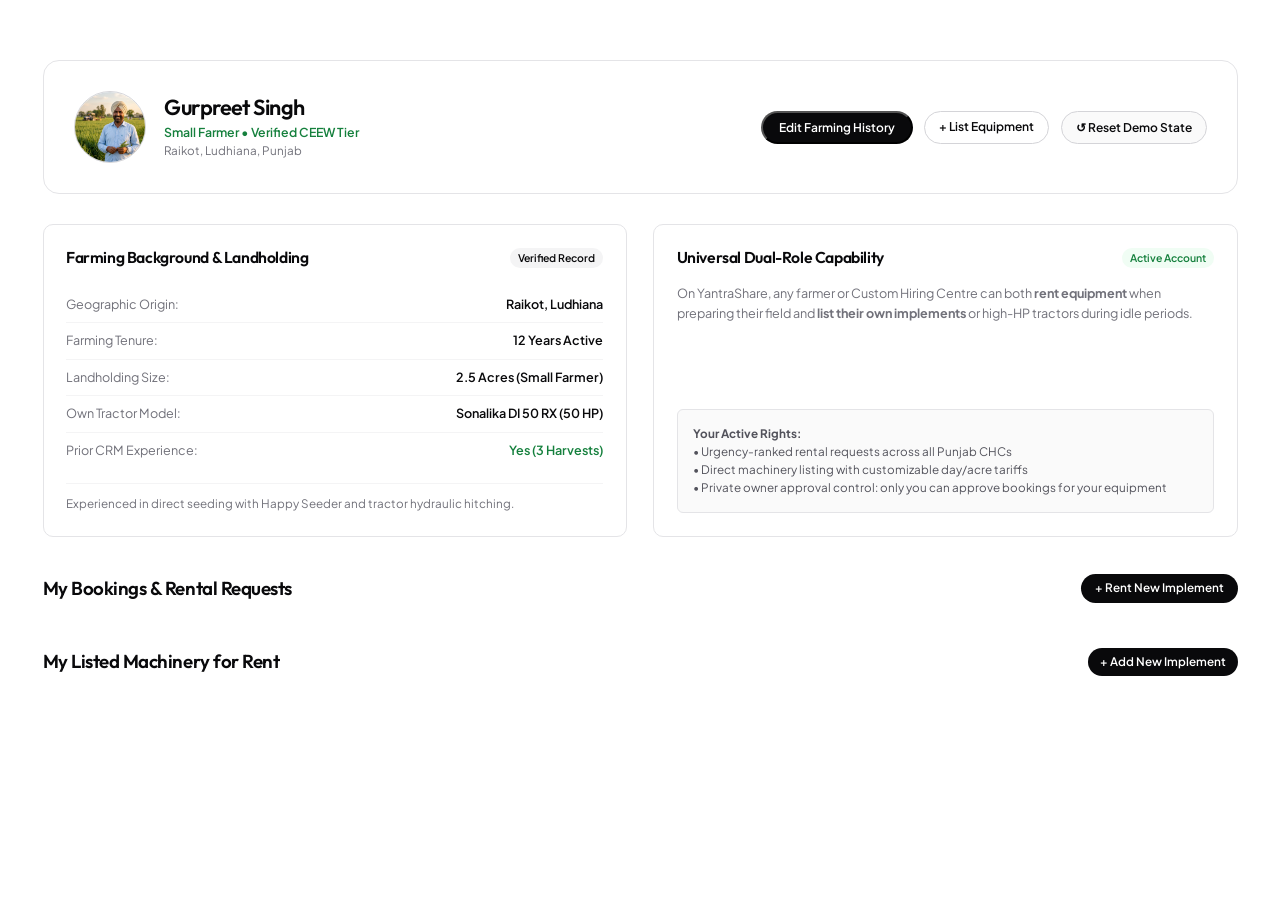
<file: frontend/profile.html>
<!DOCTYPE html>
<html lang="en">
<head>
  <meta charset="UTF-8">
  <meta name="viewport" content="width=device-width, initial-scale=1.0">
  <title>Your Profile & Machinery Hub — YantraShare</title>
  <meta name="description" content="Manage your farmer profile, verification details, owner approvals, and machinery rentals on YantraShare.">
  <link rel="stylesheet" href="css/style.css">
</head>
<body>

  <!-- Dynamic Header Container -->
  <div id="site-header-container"></div>

  <main class="container" style="padding: 2.5rem 1.5rem 5rem;">

    <!-- Dynamic Notification / Approval Alert Banner -->
    <div id="prof-notification-banner" style="margin-bottom: 1.5rem;"></div>

    <!-- Profile Header Card -->
    <div style="background: var(--bg-white); border: 1px solid var(--gray-200); border-radius: var(--radius-lg); padding: 2rem; margin-bottom: 2rem; display: flex; justify-content: space-between; align-items: center; flex-wrap: wrap; gap: 1.5rem;">
      <div style="display: flex; gap: 1.25rem; align-items: center;">
        <img src="assets/images/farmer.jpg" id="prof-avatar" style="width: 72px; height: 72px; border-radius: 50%; object-fit: cover; border: 1px solid var(--gray-300);">
        <div>
          <h2 id="prof-name" style="font-size: 1.45rem; color: #09090b; margin-bottom: 0.2rem;">Gurpreet Singh</h2>
          <div style="font-size: 0.82rem; color: var(--brand-green); font-weight: 600;" id="prof-tier">Small Farmer • Verified CEEW Tier</div>
          <div style="font-size: 0.78rem; color: #71717a;" id="prof-loc">Raikot, Ludhiana, Punjab</div>
        </div>
      </div>

      <div style="display: flex; gap: 0.75rem; flex-wrap: wrap;">
        <button class="btn-hero-black" style="margin-bottom: 0; padding: 7px 16px; font-size: 0.8rem;" onclick="toggleEditDetails()">
          Edit Farming History
        </button>
        <a href="list-equipment.html" class="btn-signup-pill">
          + List Equipment
        </a>
        <button class="btn-signup-pill" style="padding: 7px 14px; font-size: 0.8rem; background: var(--gray-50); border-color: var(--gray-300);" onclick="if(confirm('Reset all demo requests back to initial pending state?')) { window.yantraStore.resetAll(); window.location.reload(); }">
          ↺ Reset Demo State
        </button>
      </div>
    </div>

    <!-- Farmer Details Filling Section (Geographic origin, tenure, landholding, prior experience) -->
    <div style="display: grid; grid-template-columns: 1fr 1fr; gap: 1.75rem; margin-bottom: 2.5rem;">
      <!-- Profile Card -->
      <div style="background: var(--bg-white); border: 1px solid var(--gray-200); border-radius: var(--radius-md); padding: 1.5rem;">
        <div style="display: flex; justify-content: space-between; align-items: center; margin-bottom: 1.25rem;">
          <h4 style="font-size: 1.05rem; color: #09090b;">Farming Background & Landholding</h4>
          <span style="font-size: 0.7rem; background: var(--gray-100); padding: 2px 8px; border-radius: var(--radius-pill); font-weight: 600;">Verified Record</span>
        </div>

        <table style="width: 100%; font-size: 0.84rem; border-collapse: collapse;">
          <tr style="border-bottom: 1px solid var(--gray-100);">
            <td style="padding: 8px 0; color: #71717a;">Geographic Origin:</td>
            <td style="padding: 8px 0; font-weight: 600; text-align: right;" id="field-origin">Raikot, Ludhiana</td>
          </tr>
          <tr style="border-bottom: 1px solid var(--gray-100);">
            <td style="padding: 8px 0; color: #71717a;">Farming Tenure:</td>
            <td style="padding: 8px 0; font-weight: 600; text-align: right;" id="field-years">12 Years Active</td>
          </tr>
          <tr style="border-bottom: 1px solid var(--gray-100);">
            <td style="padding: 8px 0; color: #71717a;">Landholding Size:</td>
            <td style="padding: 8px 0; font-weight: 600; text-align: right;" id="field-acres">2.5 Acres (Small Farmer)</td>
          </tr>
          <tr style="border-bottom: 1px solid var(--gray-100);">
            <td style="padding: 8px 0; color: #71717a;">Own Tractor Model:</td>
            <td style="padding: 8px 0; font-weight: 600; text-align: right;" id="field-tractor">Sonalika DI 50 RX (50 HP)</td>
          </tr>
          <tr>
            <td style="padding: 8px 0; color: #71717a;">Prior CRM Experience:</td>
            <td style="padding: 8px 0; font-weight: 600; text-align: right; color: var(--brand-green);" id="field-experience">Yes (3 Harvests)</td>
          </tr>
        </table>

        <div style="margin-top: 1rem; padding-top: 0.75rem; border-top: 1px solid var(--gray-100); font-size: 0.78rem; color: #71717a;" id="field-notes">
          Experienced in direct seeding with Happy Seeder and tractor hydraulic hitching.
        </div>
      </div>

      <!-- Universal Dual Capability Card -->
      <div style="background: var(--bg-white); border: 1px solid var(--gray-200); border-radius: var(--radius-md); padding: 1.5rem; display: flex; flex-direction: column; justify-content: space-between;">
        <div>
          <div style="display: flex; justify-content: space-between; align-items: center; margin-bottom: 1rem;">
            <h4 style="font-size: 1.05rem; color: #09090b;">Universal Dual-Role Capability</h4>
            <span style="font-size: 0.7rem; background: var(--brand-green-subtle); color: var(--brand-green); padding: 2px 8px; border-radius: var(--radius-pill); font-weight: 600;">Active Account</span>
          </div>
          <p style="font-size: 0.84rem; color: #71717a; line-height: 1.6;">
            On YantraShare, any farmer or Custom Hiring Centre can both <strong>rent equipment</strong> when preparing their field and <strong>list their own implements</strong> or high-HP tractors during idle periods.
          </p>
        </div>

        <div style="margin-top: 1.25rem; background: var(--gray-50); border: 1px solid var(--gray-200); border-radius: var(--radius-sm); padding: 1rem; font-size: 0.78rem; color: #52525b;">
          <strong>Your Active Rights:</strong><br>
          • Urgency-ranked rental requests across all Punjab CHCs<br>
          • Direct machinery listing with customizable day/acre tariffs<br>
          • Private owner approval control: only you can approve bookings for your equipment
        </div>
      </div>
    </div>

    <!-- Inline Details Editing Form (Toggleable) -->
    <div id="edit-details-form-wrap" style="display: none; background: var(--bg-white); border: 1px solid var(--gray-300); border-radius: var(--radius-md); padding: 2rem; margin-bottom: 2.5rem;">
      <h4 style="font-size: 1.15rem; color: #09090b; margin-bottom: 1rem;">Update Your Farming Details</h4>
      
      <form id="profile-edit-form">
        <div class="form-grid-2">
          <div class="form-group-clean">
            <label>Punjab District *</label>
            <select class="input-clean" id="edit-district" required>
              <option value="Ludhiana">Ludhiana</option>
              <option value="Patiala">Patiala</option>
              <option value="Sangrur">Sangrur</option>
              <option value="Bathinda">Bathinda</option>
            </select>
          </div>

          <div class="form-group-clean">
            <label>Village / Tehsil *</label>
            <input type="text" class="input-clean" id="edit-village" required>
          </div>
        </div>

        <div class="form-grid-2">
          <div class="form-group-clean">
            <label>Years in Active Farming *</label>
            <input type="number" class="input-clean" id="edit-years" min="1" max="60" required>
            <div class="hint">How long have you been managing fields.</div>
          </div>

          <div class="form-group-clean">
            <label>Total Landholding (Acres) *</label>
            <input type="number" class="input-clean" id="edit-acres" min="0.5" step="0.5" required>
            <div class="hint">&lt; 2.5 ac: Marginal | 2.5 - 5 ac: Small</div>
          </div>
        </div>

        <div class="form-grid-2">
          <div class="form-group-clean">
            <label>Prior Experience with CRM Machinery? *</label>
            <select class="input-clean" id="edit-has-exp" required>
              <option value="yes">Yes, have used Super Seeder or Happy Seeder</option>
              <option value="no">No, first time adopting zero-burn tools</option>
            </select>
          </div>

          <div class="form-group-clean">
            <label>Owned Tractor Model & HP</label>
            <input type="text" class="input-clean" id="edit-tractor" placeholder="e.g. Sonalika 50HP">
          </div>
        </div>

        <div class="form-group-clean">
          <label>Experience Details</label>
          <input type="text" class="input-clean" id="edit-notes" placeholder="e.g. 3 seasons operating direct seeding drills">
        </div>

        <div style="display: flex; gap: 0.75rem; justify-content: flex-end; margin-top: 1rem;">
          <button type="button" class="btn-signup-pill" onclick="toggleEditDetails()">Cancel</button>
          <button type="submit" class="btn-hero-black" style="margin-bottom: 0;">Save & Verify Details</button>
        </div>
      </form>
    </div>

    <!-- OWNER'S PRIVATE SECTION: Incoming Rental Requests for Owned Machinery -->
    <!-- STRICT PRIVACY: Only visible to the person owning the machinery -->
    <div id="owner-dispatch-section" style="display: none; margin-bottom: 3rem; background: var(--bg-white); border: 1px solid var(--gray-200); border-radius: var(--radius-lg); padding: 2rem;">
      <div style="display: flex; justify-content: space-between; align-items: center; margin-bottom: 0.5rem; flex-wrap: wrap; gap: 0.75rem;">
        <div>
          <h3 style="font-size: 1.25rem; color: #09090b;">Incoming Rental Requests (My Equipment)</h3>
          <p style="font-size: 0.8rem; color: #71717a; margin-top: 0.2rem;">
            Only you as the registered owner can view and approve requests for your machinery.
          </p>
        </div>
        <span style="font-size: 0.72rem; background: #09090b; color: #fff; padding: 4px 12px; border-radius: var(--radius-pill); font-weight: 600;">
          Owner Approvals • Private
        </span>
      </div>

      <div id="owner-requests-list" style="margin-top: 1.25rem;">
        <!-- Rendered by JS: Only requests for this user's machinery -->
      </div>
    </div>

    <!-- RENTER'S SECTION: Active & Past Machinery Bookings Placed by this Farmer -->
    <div style="margin-bottom: 3rem;">
      <div style="display: flex; justify-content: space-between; align-items: center; margin-bottom: 1rem;">
        <h3 style="font-size: 1.25rem; color: #09090b;">My Bookings & Rental Requests</h3>
        <a href="tools.html" class="btn-hero-black" style="margin-bottom: 0; padding: 5px 14px; font-size: 0.78rem;">+ Rent New Implement</a>
      </div>
      <div id="prof-bookings-list">
        <!-- Rendered by JS: Only requests made by this farmer -->
      </div>
    </div>

    <!-- LISTED MACHINERY: Implements Listed by this User -->
    <div>
      <div style="display: flex; justify-content: space-between; align-items: center; margin-bottom: 1rem;">
        <h3 style="font-size: 1.25rem; color: #09090b;">My Listed Machinery for Rent</h3>
        <a href="list-equipment.html" class="btn-hero-black" style="margin-bottom: 0; padding: 5px 12px; font-size: 0.78rem;">+ Add New Implement</a>
      </div>
      <div id="prof-listings-list">
        <!-- Rendered by JS -->
      </div>
    </div>
  </main>

  <!-- Dynamic Footer Container -->
  <div id="site-footer-container"></div>

  <!-- Shared Scripts -->
  <script src="js/data.js"></script>
  <script src="js/nav.js"></script>
  <script>
    document.addEventListener("DOMContentLoaded", () => {
      loadProfileData();
      setupEditForm();
    });

    // Listen for persona switcher click from nav
    window.onPersonaChanged = function(user) {
      loadProfileData();
    };

    function loadProfileData() {
      const u = window.yantraStore.getCurrentUser();
      
      // Update top header info
      document.getElementById("prof-name").textContent = u.name;
      document.getElementById("prof-tier").textContent = `${u.category} Farmer • ${u.tier}`;
      document.getElementById("prof-loc").textContent = `${u.village}, ${u.district}, Punjab`;
      document.getElementById("prof-avatar").src = u.avatar;

      // Update background table
      document.getElementById("field-origin").textContent = `${u.village}, ${u.district}`;
      document.getElementById("field-years").textContent = `${u.farmingYears} Years Active`;
      document.getElementById("field-acres").textContent = `${u.landSize} Acres (${u.category} Farmer)`;
      document.getElementById("field-tractor").textContent = `${u.tractorOwned || 'None'} (${u.tractorHp || 0} HP)`;
      document.getElementById("field-experience").textContent = u.priorExperience ? "Yes (Prior Operator)" : "First Time Adopter";
      document.getElementById("field-notes").textContent = u.experienceNotes || "Standard crop residue management history.";

      // -------------------------------------------------------------
      // 1. RENTER'S NOTIFICATION / CELEBRATION BANNER
      // -------------------------------------------------------------
      const bannerContainer = document.getElementById("prof-notification-banner");
      const approvedBookingForUser = window.yantraStore.data.requests.find(
        r => r.farmerId === u.id && r.status === "approved"
      );

      if (approvedBookingForUser) {
        bannerContainer.innerHTML = `
          <div style="background: #f0fdf4; border: 1px solid #bbf7d0; border-radius: var(--radius-md); padding: 1.25rem 1.5rem; display: flex; align-items: flex-start; gap: 1rem;">
            <div style="background: #dcfce7; width: 36px; height: 36px; border-radius: 50%; display: flex; align-items: center; justify-content: center; flex-shrink: 0; color: #15803d;">
              <svg width="20" height="20" viewBox="0 0 24 24" fill="none" stroke="currentColor" stroke-width="2.5">
                <polyline points="20 6 9 17 4 12"/>
              </svg>
            </div>
            <div>
              <div style="font-weight: 700; font-size: 0.95rem; color: #166534;">
                Rental Request Approved by Owner!
              </div>
              <div style="font-size: 0.84rem; color: #15803d; margin-top: 0.2rem; line-height: 1.45;">
                <strong>${approvedBookingForUser.approvedBy || approvedBookingForUser.ownerName || 'The owner'}</strong> has approved your booking for <strong>${approvedBookingForUser.machineName}</strong> for field sowing on <strong>${approvedBookingForUser.date}</strong>. The machine is verified and ready for deployment.
              </div>
            </div>
          </div>
        `;
      } else {
        bannerContainer.innerHTML = "";
      }

      // -------------------------------------------------------------
      // 2. OWNER'S SECTION: Incoming Requests for My Machinery
      // STRICT PRIVACY: Only show requests for equipment this user owns!
      // Non-owners will NEVER see this section or other people's dispatch info!
      // -------------------------------------------------------------
      const ownerSection = document.getElementById("owner-dispatch-section");
      const ownerRequestsContainer = document.getElementById("owner-requests-list");

      // Find machines owned by this user
      const myOwnedMachines = window.yantraStore.data.machines.filter(
        m => m.ownerId === u.id || (m.chcName && m.chcName.includes(u.name))
      );
      const myOwnedMachineIds = myOwnedMachines.map(m => m.id);

      // Requests specifically directed to this owner's equipment
      const incomingRequests = window.yantraStore.data.requests.filter(
        r => r.ownerId === u.id || myOwnedMachineIds.includes(r.machineId)
      );

      if (myOwnedMachines.length > 0 || incomingRequests.length > 0) {
        ownerSection.style.display = "block";

        if (incomingRequests.length === 0) {
          ownerRequestsContainer.innerHTML = `
            <div style="padding: 1.5rem; background: var(--gray-50); border: 1px dashed var(--gray-300); border-radius: var(--radius-sm); font-size: 0.84rem; color: #71717a; text-align: center;">
              You own <strong>${myOwnedMachines.length}</strong> machine(s). No incoming rental requests currently pending for your equipment.
            </div>
          `;
        } else {
          ownerRequestsContainer.innerHTML = incomingRequests.map(r => {
            const isPending = r.status === "pending";
            const isApproved = r.status === "approved";
            const isRejected = r.status === "rejected";

            return `
              <div style="background: var(--bg-white); border: 1px solid var(--gray-200); border-radius: var(--radius-md); padding: 1.35rem; margin-bottom: 1rem;">
                <div style="display: flex; justify-content: space-between; align-items: flex-start; flex-wrap: wrap; gap: 0.75rem;">
                  <div>
                    <div style="display: flex; align-items: center; gap: 0.6rem; flex-wrap: wrap;">
                      <span style="font-weight: 700; font-size: 1rem; color: #09090b;">${r.machineName}</span>
                      <span style="font-size: 0.72rem; background: var(--gray-100); padding: 2px 8px; border-radius: var(--radius-pill); font-weight: 600;">ID: ${r.id}</span>
                    </div>

                    <div style="font-size: 0.84rem; color: #09090b; margin-top: 0.35rem;">
                      Requested by: <strong>${r.farmerName}</strong> 
                      <span style="color: #71717a;">(${r.farmerCategory} Farmer • ${r.village}, ${r.district})</span>
                    </div>

                    <div style="font-size: 0.8rem; color: #71717a; margin-top: 0.2rem;">
                      <strong>${r.acres} Acres</strong> • Sowing Date: <strong>${r.date}</strong> • Field Urgency: <strong>${r.urgencyDays} day(s)</strong>
                    </div>

                    <div style="font-size: 0.76rem; color: #52525b; margin-top: 0.2rem;">
                      Package: <em>${r.tractorOption === 'need_both' ? 'Implement + Tractor + Operator' : 'Implement Only'}</em>
                    </div>
                  </div>

                  <div>
                    <span style="font-size: 0.76rem; font-weight: 700; padding: 4px 10px; border-radius: var(--radius-pill); ${
                      isApproved ? 'background: #dcfce7; color: #15803d;' :
                      isPending ? 'background: #fef3c7; color: #b45309;' :
                      'background: #fee2e2; color: #b91c1c;'
                    }">
                      ${isApproved ? '✓ APPROVED BY YOU' : isPending ? 'PENDING YOUR APPROVAL' : 'DECLINED'}
                    </span>
                  </div>
                </div>

                <!-- Urgency & Fairness Score Breakdown -->
                <div style="margin-top: 0.75rem; background: var(--gray-50); border: 1px solid var(--gray-200); border-radius: var(--radius-sm); padding: 0.65rem 0.85rem; font-size: 0.76rem; color: #52525b;">
                  <strong style="color: #09090b;">Fairness & Urgency Score: ${r.score}/100</strong> — ${r.rankingReason}
                </div>

                <!-- Owner Action Buttons -->
                ${isPending ? `
                  <div style="display: flex; gap: 0.75rem; margin-top: 1rem; align-items: center;">
                    <button class="btn-hero-black" style="padding: 7px 18px; font-size: 0.8rem; margin-bottom: 0; background: var(--brand-green); border-color: var(--brand-green);" onclick="ownerApprove('${r.id}')">
                      ✓ Approve Booking
                    </button>
                    <button class="btn-signup-pill" style="padding: 7px 16px; font-size: 0.8rem;" onclick="ownerReject('${r.id}')">
                      ✕ Decline
                    </button>
                    <span style="font-size: 0.74rem; color: #71717a;">Approving immediately notifies ${r.farmerName} on their profile.</span>
                  </div>
                ` : isApproved ? `
                  <div style="margin-top: 0.75rem; font-size: 0.8rem; color: var(--brand-green); font-weight: 600;">
                    ✓ Approved on ${r.approvedAt || 'today'}. Handover confirmed for ${r.date}.
                  </div>
                ` : `
                  <div style="margin-top: 0.75rem; font-size: 0.8rem; color: #b91c1c;">
                    ✕ You declined this request.
                  </div>
                `}
              </div>
            `;
          }).join('');
        }
      } else {
        // Not an owner of machinery: hide owner approvals completely
        ownerSection.style.display = "none";
      }

      // -------------------------------------------------------------
      // 3. RENTER'S SECTION: My Bookings Placed as a Farmer
      // Shows ONLY requests made by this farmer (farmerId === u.id)
      // -------------------------------------------------------------
      const bookingsContainer = document.getElementById("prof-bookings-list");
      const userBookings = window.yantraStore.data.requests.filter(r => r.farmerId === u.id);

      if (userBookings.length === 0) {
        bookingsContainer.innerHTML = `
          <div style="padding: 1.5rem; background: var(--gray-50); border: 1px solid var(--gray-200); border-radius: var(--radius-sm); font-size: 0.84rem; color: #71717a;">
            No machinery bookings currently logged. <a href="tools.html" style="color: #09090b; font-weight: 600; text-decoration: underline;">Browse tools &rarr;</a>
          </div>
        `;
      } else {
        bookingsContainer.innerHTML = userBookings.map(b => {
          const isPending = b.status === "pending";
          const isApproved = b.status === "approved";
          const isRejected = b.status === "rejected";

          return `
            <div style="background: var(--bg-white); border: 1px solid var(--gray-200); border-radius: var(--radius-md); padding: 1.35rem; margin-bottom: 0.85rem;">
              <div style="display: flex; justify-content: space-between; align-items: flex-start; flex-wrap: wrap; gap: 0.75rem;">
                <div>
                  <div style="font-weight: 700; font-size: 1rem; color: #09090b;">${b.machineName}</div>
                  <div style="font-size: 0.8rem; color: #52525b; margin-top: 0.2rem;">
                    Equipment Owner: <strong style="color: #09090b;">${b.ownerName || 'Verified CHC Owner'}</strong>
                  </div>
                  <div style="font-size: 0.8rem; color: #71717a; margin-top: 0.15rem;">
                    ${b.acres} acres • Sowing Date: ${b.date} • Urgency: ${b.urgencyDays} day(s) window
                  </div>
                </div>
                <div>
                  <span style="font-size: 0.76rem; font-weight: 700; padding: 4px 10px; border-radius: var(--radius-pill); ${
                    isApproved ? 'background: #dcfce7; color: #15803d;' :
                    isPending ? 'background: #fef3c7; color: #b45309;' :
                    'background: #fee2e2; color: #b91c1c;'
                  }">
                    ${isApproved ? '✓ APPROVED & CONFIRMED' : isPending ? 'PENDING OWNER APPROVAL' : 'DECLINED'}
                  </span>
                </div>
              </div>

              <!-- Renter Status Notification Callout -->
              ${isPending ? `
                <div style="margin-top: 0.85rem; padding: 0.75rem 1rem; background: #fffbeb; border: 1px solid #fef3c7; border-radius: var(--radius-sm); font-size: 0.82rem; color: #b45309; display: flex; align-items: center; gap: 0.6rem;">
                  <svg width="18" height="18" viewBox="0 0 24 24" fill="none" stroke="currentColor" stroke-width="2" style="flex-shrink: 0;"><circle cx="12" cy="12" r="10"/><polyline points="12 6 12 12 16 14"/></svg>
                  <span><strong>Pending Owner Approval:</strong> Your request has been sent directly to <strong>${b.ownerName || 'the owner'}</strong>. Only ${b.ownerName || 'the owner'} can approve it. Once approved, confirmation will update here immediately.</span>
                </div>
              ` : isApproved ? `
                <div style="margin-top: 0.85rem; padding: 0.85rem 1rem; background: #f0fdf4; border: 1px solid #bbf7d0; border-radius: var(--radius-sm); font-size: 0.84rem; color: #15803d;">
                  <div style="display: flex; align-items: center; gap: 0.5rem; font-weight: 700;">
                    <svg width="18" height="18" viewBox="0 0 24 24" fill="none" stroke="currentColor" stroke-width="2.5"><polyline points="20 6 9 17 4 12"/></svg>
                    <span>Rental Request Approved by ${b.approvedBy || b.ownerName || 'Owner'}!</span>
                  </div>
                  <div style="font-size: 0.8rem; color: #166534; margin-top: 0.35rem; line-height: 1.45;">
                    Your booking for <strong>${b.machineName}</strong> is locked for <strong>${b.date}</strong>. Field deployment and operator assigned.
                  </div>
                </div>
              ` : `
                <div style="margin-top: 0.85rem; padding: 0.75rem 1rem; background: #fef2f2; border: 1px solid #fecaca; border-radius: var(--radius-sm); font-size: 0.82rem; color: #b91c1c;">
                  ✕ <strong>Request Declined:</strong> The machinery owner was unable to accommodate this schedule window.
                </div>
              `}
            </div>
          `;
        }).join('');
      }

      // -------------------------------------------------------------
      // 4. LISTED MACHINERY: Implements owned or listed by this user
      // -------------------------------------------------------------
      const listingsContainer = document.getElementById("prof-listings-list");
      const listed = window.yantraStore.data.machines.filter(
        m => m.ownerId === u.id || (m.chcName && m.chcName.includes(u.name))
      );

      if (listed.length === 0) {
        listingsContainer.innerHTML = `
          <div style="padding: 1.5rem; background: var(--gray-50); border: 1px dashed var(--gray-300); border-radius: var(--radius-sm); text-align: center; font-size: 0.84rem; color: #71717a;">
            You have not listed any machinery yet. Earn by renting your idle tractor or seeder during the harvest window.
            <div style="margin-top: 0.5rem;"><a href="list-equipment.html" class="btn-hero-black" style="margin-bottom: 0; padding: 4px 12px; font-size: 0.76rem;">+ List Your Equipment Now</a></div>
          </div>
        `;
      } else {
        listingsContainer.innerHTML = listed.map(m => `
          <div style="display: flex; gap: 1rem; align-items: center; background: var(--bg-white); border: 1px solid var(--gray-200); border-radius: var(--radius-md); padding: 1rem; margin-bottom: 0.75rem;">
            <img src="${m.image}" style="width: 60px; height: 44px; object-fit: cover; border-radius: 4px;">
            <div style="flex-grow: 1;">
              <div style="font-weight: 600; font-size: 0.9rem; color: #09090b;">${m.name}</div>
              <div style="font-size: 0.78rem; color: #71717a;">Rate: ₹${m.ratePerAcre}/acre • Season coverage: ${m.acresServedSeason} acres</div>
            </div>
            <a href="machine.html?id=${m.id}" class="btn-signup-pill" style="padding: 4px 10px; font-size: 0.74rem;">View Page</a>
          </div>
        `).join('');
      }
    }

    // Owner Approval Handler
    function ownerApprove(requestId) {
      const u = window.yantraStore.getCurrentUser();
      const updated = window.yantraStore.approveBookingRequest(requestId, u);
      if (updated) {
        showToast(`Approved booking for ${updated.farmerName}!`, "success");
        loadProfileData();
      }
    }

    // Owner Decline Handler
    function ownerReject(requestId) {
      const u = window.yantraStore.getCurrentUser();
      const updated = window.yantraStore.rejectBookingRequest(requestId, u);
      if (updated) {
        showToast(`Declined booking for ${updated.farmerName}`, "info");
        loadProfileData();
      }
    }

    function toggleEditDetails() {
      const wrap = document.getElementById("edit-details-form-wrap");
      const isVisible = wrap.style.display === "block";
      wrap.style.display = isVisible ? "none" : "block";

      if (!isVisible) {
        const u = window.yantraStore.getCurrentUser();
        document.getElementById("edit-district").value = u.district;
        document.getElementById("edit-village").value = u.village;
        document.getElementById("edit-years").value = u.farmingYears;
        document.getElementById("edit-acres").value = u.landSize;
        document.getElementById("edit-tractor").value = u.tractorOwned || "";
        document.getElementById("edit-notes").value = u.experienceNotes || "";
      }
    }

    function setupEditForm() {
      const form = document.getElementById("profile-edit-form");
      form.addEventListener("submit", (e) => {
        e.preventDefault();

        const district = document.getElementById("edit-district").value;
        const village = document.getElementById("edit-village").value;
        const years = parseInt(document.getElementById("edit-years").value);
        const acres = parseFloat(document.getElementById("edit-acres").value);
        const tractor = document.getElementById("edit-tractor").value;
        const notes = document.getElementById("edit-notes").value;

        let category = "Large";
        if (acres <= 2.5) category = "Marginal";
        else if (acres <= 5.0) category = "Small";
        else if (acres <= 25.0) category = "Medium";

        window.yantraStore.updateCurrentUser({
          district,
          village,
          farmingYears: years,
          landSize: acres,
          category,
          tractorOwned: tractor,
          experienceNotes: notes
        });

        toggleEditDetails();
        loadProfileData();
        showToast("Farming verification details saved!", "success");
      });
    }
  </script>
</body>
</html>
</file>
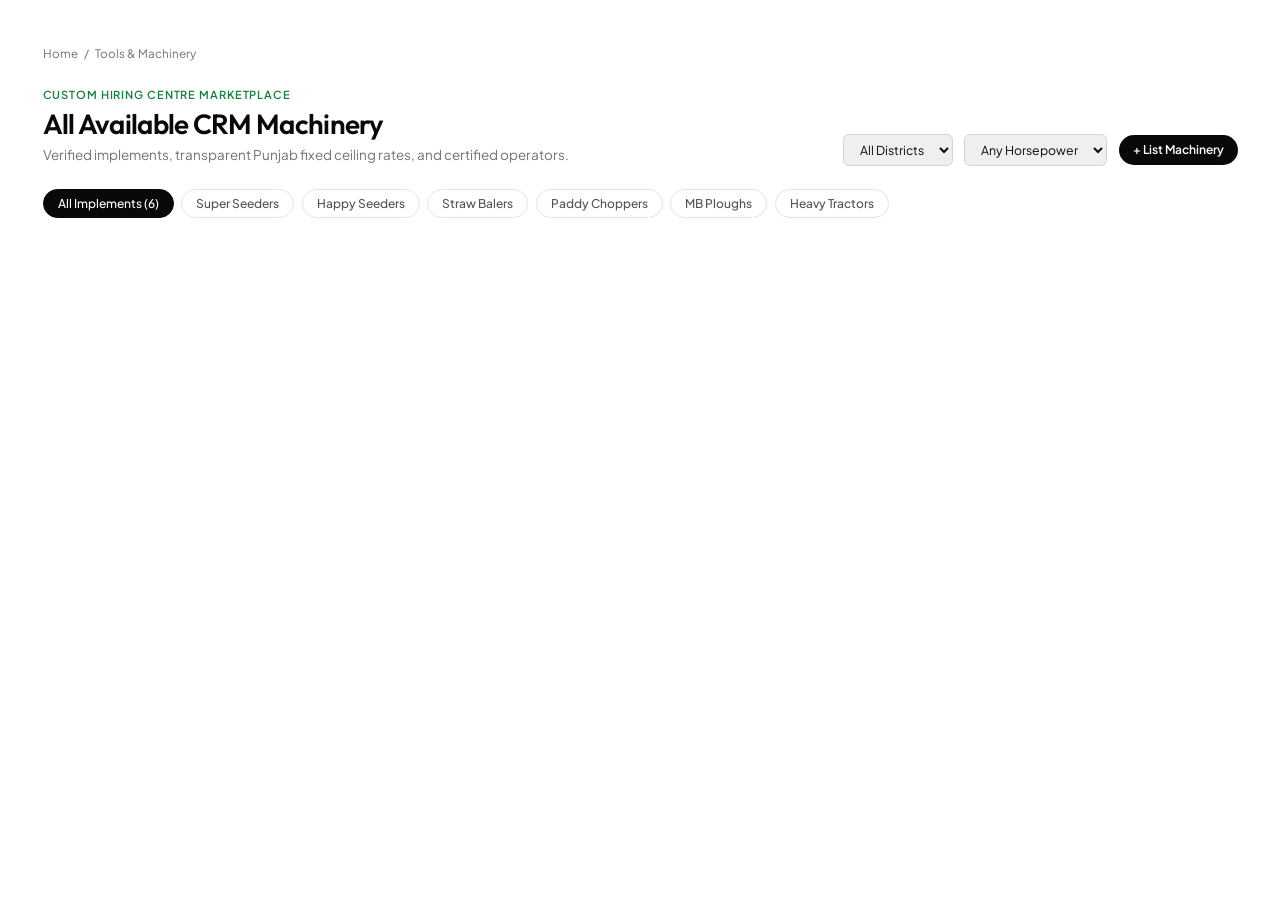
<file: frontend/tools.html>
<!DOCTYPE html>
<html lang="en">
<head>
  <meta charset="UTF-8">
  <meta name="viewport" content="width=device-width, initial-scale=1.0">
  <title>Tools & Machinery — YantraShare Marketplace</title>
  <meta name="description" content="Browse certified crop-residue management machinery for rent. Super Seeders, Happy Seeders, Balers, and high horsepower tractors across Custom Hiring Centres.">
  <link rel="stylesheet" href="css/style.css">
</head>
<body>

  <!-- Dynamic Header Container -->
  <div id="site-header-container"></div>

  <!-- Page Header -->
  <div class="container" style="padding-top: 3rem;">
    <div class="breadcrumb-nav">
      <a href="index.html">Home</a>
      <span>/</span>
      <span>Tools & Machinery</span>
    </div>

    <div class="section-head-clean" style="margin-bottom: 1.5rem;">
      <div>
        <span class="section-tag">Custom Hiring Centre Marketplace</span>
        <h1 class="section-title-clean">All Available CRM Machinery</h1>
        <p style="font-size: 0.9rem; color: #71717a; margin-top: 0.35rem;">
          Verified implements, transparent Punjab fixed ceiling rates, and certified operators.
        </p>
      </div>

      <div style="display: flex; gap: 0.75rem; align-items: center; flex-wrap: wrap;">
        <!-- District Filter -->
        <select id="tools-district" class="input-clean" style="width: auto; padding: 6px 12px; font-size: 0.82rem;" onchange="applyFilters()">
          <option value="all">All Districts</option>
          <option value="Ludhiana">Ludhiana</option>
          <option value="Patiala">Patiala</option>
          <option value="Sangrur">Sangrur</option>
          <option value="Bathinda">Bathinda</option>
        </select>

        <!-- Horsepower Filter -->
        <select id="tools-hp" class="input-clean" style="width: auto; padding: 6px 12px; font-size: 0.82rem;" onchange="applyFilters()">
          <option value="all">Any Horsepower</option>
          <option value="50">Up to 50 HP</option>
          <option value="55">Up to 55 HP</option>
          <option value="65">Up to 65 HP</option>
        </select>

        <a href="list-equipment.html" class="btn-hero-black" style="margin-bottom: 0; padding: 6px 14px; font-size: 0.8rem;">
          + List Machinery
        </a>
      </div>
    </div>

    <!-- Category Filter Pills -->
    <div class="filter-pills-strip">
      <button class="filter-pill active" data-category="all" onclick="selectCategory('all', this)">All Implements (6)</button>
      <button class="filter-pill" data-category="super_seeder" onclick="selectCategory('super_seeder', this)">Super Seeders</button>
      <button class="filter-pill" data-category="happy_seeder" onclick="selectCategory('happy_seeder', this)">Happy Seeders</button>
      <button class="filter-pill" data-category="baler" onclick="selectCategory('baler', this)">Straw Balers</button>
      <button class="filter-pill" data-category="chopper" onclick="selectCategory('chopper', this)">Paddy Choppers</button>
      <button class="filter-pill" data-category="plough" onclick="selectCategory('plough', this)">MB Ploughs</button>
      <button class="filter-pill" data-category="tractor" onclick="selectCategory('tractor', this)">Heavy Tractors</button>
    </div>

    <!-- Machinery Cards Grid -->
    <div class="equipment-grid" id="tools-grid-container" style="min-height: 400px; margin-bottom: 4rem;">
      <!-- Populated immediately on page load via JavaScript -->
    </div>
  </div>

  <!-- Dynamic Footer Container -->
  <div id="site-footer-container"></div>

  <!-- Shared Scripts -->
  <script src="js/data.js"></script>
  <script src="js/nav.js"></script>
  <script>
    let activeCategory = "all";

    document.addEventListener("DOMContentLoaded", () => {
      // Read query params from URL if navigated from home search
      const params = new URLSearchParams(window.location.search);
      const catParam = params.get("category");
      const distParam = params.get("district");

      if (catParam) {
        activeCategory = catParam;
        document.querySelectorAll(".filter-pill").forEach(p => {
          if (p.getAttribute("data-category") === catParam) p.classList.add("active");
          else p.classList.remove("active");
        });
      }

      if (distParam) {
        const distSelect = document.getElementById("tools-district");
        if (distSelect) distSelect.value = distParam;
      }

      renderAllTools();
    });

    function selectCategory(cat, btn) {
      activeCategory = cat;
      document.querySelectorAll(".filter-pill").forEach(p => p.classList.remove("active"));
      btn.classList.add("active");
      renderAllTools();
    }

    function applyFilters() {
      renderAllTools();
    }

    function renderAllTools() {
      const container = document.getElementById("tools-grid-container");
      if (!container) return;

      const district = document.getElementById("tools-district").value;
      const hp = document.getElementById("tools-hp").value;

      const machines = window.yantraStore.getMachines({
        category: activeCategory,
        district: district,
        maxHp: hp === "all" ? null : hp
      });

      if (machines.length === 0) {
        container.innerHTML = `
          <div style="grid-column: 1 / -1; padding: 4rem 2rem; text-align: center; background: var(--gray-50); border: 1px dashed var(--gray-300); border-radius: var(--radius-md);">
            <h4 style="font-size: 1.1rem; color: #09090b; margin-bottom: 0.5rem;">No machinery found matching your filter criteria</h4>
            <p style="font-size: 0.85rem; color: #71717a; margin-bottom: 1.25rem;">Try choosing "All Districts" or expanding the horsepower limit.</p>
            <button class="btn-hero-black" style="margin-bottom: 0;" onclick="resetAllFilters()">Reset All Filters</button>
          </div>
        `;
        return;
      }

      container.innerHTML = machines.map(m => `
        <div class="equipment-clean-card">
          <div class="card-img-wrap">
            <img src="${m.image}" alt="${m.name}">
            <span class="card-availability-badge">${m.status === 'available' ? 'Available Now' : 'In Field'}</span>
          </div>
          <div class="card-content">
            <div class="card-hub-label">
              <span>${m.chcName}</span>
              <span>${m.district}</span>
            </div>
            <h3 class="card-item-title">${m.name}</h3>
            <p class="card-desc-snippet">${m.description.substring(0, 115)}...</p>
            <div class="card-specs-line">
              <span class="spec-badge-clean">${m.requiredHp} HP Required</span>
              <span class="spec-badge-clean">Model ${m.modelYear}</span>
              ${m.subsidized ? '<span class="spec-badge-clean" style="color: var(--brand-green); background: var(--brand-green-subtle);">80% Subsidy Certified</span>' : ''}
              <span class="spec-badge-clean">★ ${m.conditionRating} (${m.reviewsCount})</span>
            </div>
            <div class="card-footer-pricing">
              <div class="price-display">
                <span class="price-main-val">₹${m.ratePerAcre} <span style="font-size: 0.72rem; font-weight: normal; color: #71717a;">/ acre</span></span>
                <span class="price-unit-sub">Package with Tractor & Operator</span>
              </div>
              <a href="machine.html?id=${m.id}" class="btn-card-details">Details & Rent &rarr;</a>
            </div>
          </div>
        </div>
      `).join('');
    }

    function resetAllFilters() {
      activeCategory = "all";
      document.getElementById("tools-district").value = "all";
      document.getElementById("tools-hp").value = "all";
      document.querySelectorAll(".filter-pill").forEach(p => {
        if (p.getAttribute("data-category") === "all") p.classList.add("active");
        else p.classList.remove("active");
      });
      renderAllTools();
    }
  </script>
</body>
</html>
</file>
<file: frontend/css/style.css>
/* ==========================================================================
   YantraShare - Design System
   Inspired by LuckyCharm (High-End Precision Agriculture) & Modern Minimalist UI
   Clean, Monotone, No Emojis, Black Pill Navigation, White Merging Hero
   ========================================================================== */

@import url('https://fonts.googleapis.com/css2?family=Outfit:wght@300;400;500;600;700&family=Plus+Jakarta+Sans:wght@300;400;500;600;700&display=swap');

:root {
  --bg-white: #ffffff;
  --bg-subtle: #fcfcfc;
  --bg-card: #ffffff;
  --bg-surface: #f4f4f5;

  --black: #09090b;
  --black-pill: #0f172a;
  --gray-900: #18181b;
  --gray-800: #27272a;
  --gray-700: #3f3f46;
  --gray-600: #52525b;
  --gray-500: #71717a;
  --gray-400: #a1a1aa;
  --gray-300: #d4d4d8;
  --gray-200: #e4e4e7;
  --gray-100: #f4f4f5;
  --gray-50:  #fafafa;

  --brand-green: #15803d;
  --brand-green-subtle: #f0fdf4;
  --brand-green-border: #bbf7d0;

  --accent-blue: #2563eb;
  --accent-amber: #d97706;
  --accent-red: #dc2626;

  --font-heading: 'Outfit', -apple-system, sans-serif;
  --font-body: 'Plus Jakarta Sans', -apple-system, sans-serif;

  --shadow-subtle: 0 1px 3px 0 rgba(0, 0, 0, 0.04);
  --shadow-card: 0 4px 20px -2px rgba(0, 0, 0, 0.05);
  --shadow-hover: 0 12px 28px -4px rgba(0, 0, 0, 0.08);

  --radius-sm: 6px;
  --radius-md: 10px;
  --radius-lg: 16px;
  --radius-xl: 24px;
  --radius-pill: 9999px;

  --transition: all 0.2s cubic-bezier(0.16, 1, 0.3, 1);
}

*, *::before, *::after {
  box-sizing: border-box;
  margin: 0;
  padding: 0;
}

html {
  scroll-behavior: smooth;
  font-size: 15px;
}

body {
  font-family: var(--font-body);
  background-color: var(--bg-white);
  color: var(--black);
  line-height: 1.55;
  overflow-x: hidden;
  -webkit-font-smoothing: antialiased;
}

h1, h2, h3, h4, h5, h6 {
  font-family: var(--font-heading);
  font-weight: 600;
  color: var(--black);
  letter-spacing: -0.025em;
  line-height: 1.2;
}

a {
  text-decoration: none;
  color: inherit;
  transition: var(--transition);
}

button, input, select, textarea {
  font-family: inherit;
}

.container {
  max-width: 1240px;
  margin: 0 auto;
  padding: 0 1.5rem;
}

/* ==========================================================================
   Top Demo Switcher Bar (Monochrome, Elegant, Compact)
   ========================================================================== */
.demo-top-bar {
  background: #09090b;
  color: #a1a1aa;
  font-size: 0.76rem;
  border-bottom: 1px solid rgba(255, 255, 255, 0.08);
  padding: 6px 0;
}

.demo-bar-inner {
  display: flex;
  align-items: center;
  justify-content: space-between;
  flex-wrap: wrap;
  gap: 0.75rem;
}

.demo-title {
  display: flex;
  align-items: center;
  gap: 0.5rem;
}

.demo-tag {
  background: rgba(255, 255, 255, 0.12);
  color: #ffffff;
  padding: 2px 7px;
  border-radius: var(--radius-pill);
  font-size: 0.68rem;
  font-weight: 600;
  letter-spacing: 0.05em;
}

.demo-label {
  font-weight: 500;
  color: #71717a;
}

.persona-chips {
  display: flex;
  align-items: center;
  gap: 0.35rem;
  flex-wrap: wrap;
}

.persona-chip {
  background: transparent;
  color: #a1a1aa;
  border: 1px solid rgba(255, 255, 255, 0.12);
  padding: 2px 9px;
  border-radius: var(--radius-pill);
  font-size: 0.74rem;
  cursor: pointer;
  transition: var(--transition);
}

.persona-chip:hover {
  background: rgba(255, 255, 255, 0.08);
  color: #ffffff;
}

.persona-chip.active {
  background: #ffffff;
  color: #09090b;
  font-weight: 600;
  border-color: #ffffff;
}

.persona-chip .sub {
  color: inherit;
  opacity: 0.75;
  font-size: 0.68rem;
  margin-left: 2px;
}

.demo-info {
  font-size: 0.72rem;
  color: #71717a;
}

/* ==========================================================================
   Header & Aesthetically Black Capsule Nav (LuckyCharm Match)
   ========================================================================== */
.main-navbar-wrapper {
  position: sticky;
  top: 0;
  background: rgba(255, 255, 255, 0.95);
  backdrop-filter: blur(12px);
  -webkit-backdrop-filter: blur(12px);
  border-bottom: 1px solid var(--gray-200);
  z-index: 1000;
}

.main-navbar-flex {
  display: flex;
  align-items: center;
  justify-content: space-between;
  height: 64px;
}

.brand-link {
  display: flex;
  align-items: center;
  gap: 0.5rem;
  font-weight: 700;
  font-size: 1.15rem;
  color: var(--black);
  letter-spacing: -0.02em;
}

.brand-glyph {
  width: 28px;
  height: 28px;
  background: #09090b;
  color: #ffffff;
  border-radius: 6px;
  display: flex;
  align-items: center;
  justify-content: center;
}

.brand-version {
  font-size: 0.65rem;
  padding: 1px 5px;
  background: var(--gray-100);
  color: var(--gray-600);
  border-radius: var(--radius-pill);
  font-weight: 600;
}

/* Center Black Pill Capsule */
.center-black-pill {
  background: #09090b;
  border-radius: var(--radius-pill);
  padding: 3px 5px;
  display: flex;
  align-items: center;
  gap: 2px;
  box-shadow: 0 4px 12px rgba(0, 0, 0, 0.12);
}

.pill-nav-item {
  color: #a1a1aa;
  font-size: 0.82rem;
  font-weight: 500;
  padding: 6px 14px;
  border-radius: var(--radius-pill);
  transition: var(--transition);
  white-space: nowrap;
}

.pill-nav-item:hover {
  color: #ffffff;
}

.pill-nav-item.active {
  background: #27272a;
  color: #ffffff;
  font-weight: 600;
}

.pill-nav-item.admin-link {
  color: #fde047;
}
.pill-nav-item.admin-link.active {
  background: rgba(253, 224, 71, 0.15);
  color: #fde047;
}

/* Right User Profile Capsule */
.right-user-actions {
  display: flex;
  align-items: center;
  gap: 0.6rem;
}

.user-pill-btn {
  display: flex;
  align-items: center;
  gap: 0.5rem;
  padding: 3px 10px 3px 4px;
  background: var(--gray-50);
  border: 1px solid var(--gray-200);
  border-radius: var(--radius-pill);
  transition: var(--transition);
}

.user-pill-btn:hover {
  border-color: var(--gray-400);
  background: var(--bg-white);
}

.avatar-mini {
  width: 26px;
  height: 26px;
  border-radius: 50%;
  object-fit: cover;
}

.user-pill-text {
  display: flex;
  flex-direction: column;
  line-height: 1.15;
}

.user-name-line {
  font-size: 0.78rem;
  font-weight: 600;
  color: var(--black);
}

.user-tier-line {
  font-size: 0.66rem;
  color: var(--gray-500);
}

.btn-signup-pill {
  font-size: 0.8rem;
  font-weight: 600;
  padding: 6px 14px;
  background: transparent;
  color: var(--black);
  border: 1px solid var(--gray-300);
  border-radius: var(--radius-pill);
  transition: var(--transition);
}

.btn-signup-pill:hover {
  background: var(--gray-100);
  border-color: var(--gray-400);
}

/* ==========================================================================
   Home Hero Section (LuckyCharm Reference Design)
   White top with delicate cross markers gracefully merging into landscape
   ========================================================================== */
.luckycharm-hero {
  position: relative;
  background: var(--bg-white);
  padding: 3.5rem 0 0;
  text-align: center;
  overflow: hidden;
}

.hero-cross {
  position: absolute;
  color: #71717a;
  font-size: 1.1rem;
  font-weight: 300;
  opacity: 0.4;
  user-select: none;
}

.cross-1 { top: 2.5rem; left: 14%; }
.cross-2 { top: 3.5rem; right: 14%; }
.cross-3 { top: 9rem; left: 18%; }
.cross-4 { top: 7.5rem; right: 22%; }
.cross-5 { top: 12rem; right: 10%; }

.hero-kicker {
  display: inline-flex;
  align-items: center;
  gap: 0.4rem;
  font-size: 0.78rem;
  font-weight: 600;
  letter-spacing: 0.08em;
  text-transform: uppercase;
  color: var(--brand-green);
  margin-bottom: 1.25rem;
}

.hero-dot {
  width: 6px;
  height: 6px;
  border-radius: 50%;
  background: var(--brand-green);
}

.hero-main-title {
  font-size: clamp(2.4rem, 4.8vw, 3.6rem);
  font-weight: 600;
  color: #09090b;
  letter-spacing: -0.03em;
  line-height: 1.15;
  margin-bottom: 1rem;
}

.hero-subtitle-text {
  font-size: 1.05rem;
  color: #71717a;
  max-width: 640px;
  margin: 0 auto 1.75rem;
  line-height: 1.6;
  font-weight: 400;
}

.btn-hero-black {
  display: inline-flex;
  align-items: center;
  gap: 0.5rem;
  background: #09090b;
  color: #ffffff;
  padding: 9px 22px;
  border-radius: var(--radius-pill);
  font-size: 0.85rem;
  font-weight: 600;
  transition: var(--transition);
  margin-bottom: 3.5rem;
}

.btn-hero-black:hover {
  background: #27272a;
  transform: translateY(-1px);
}

/* Image gracefully merging into the screen */
.hero-image-full-frame {
  position: relative;
  width: 100%;
  max-width: 1320px;
  margin: 0 auto;
  border-radius: 20px 20px 0 0;
  overflow: hidden;
  box-shadow: 0 -10px 40px rgba(0, 0, 0, 0.04);
}

.hero-image-full-frame img {
  width: 100%;
  height: 480px;
  object-fit: cover;
  display: block;
  mask-image: linear-gradient(to bottom, rgba(0,0,0,0) 0%, rgba(0,0,0,1) 12%, rgba(0,0,0,1) 90%, rgba(0,0,0,0) 100%);
  -webkit-mask-image: linear-gradient(to bottom, rgba(0,0,0,0) 0%, rgba(0,0,0,1) 12%, rgba(0,0,0,1) 90%, rgba(0,0,0,0) 100%);
}

/* Floating Search Capsule Bar */
.search-capsule-bar {
  background: #ffffff;
  border: 1px solid var(--gray-200);
  border-radius: var(--radius-pill);
  box-shadow: 0 16px 36px -8px rgba(0, 0, 0, 0.08);
  padding: 8px 16px;
  display: flex;
  align-items: center;
  justify-content: space-between;
  gap: 1rem;
  max-width: 960px;
  margin: -2.5rem auto 3rem;
  position: relative;
  z-index: 20;
}

.search-capsule-item {
  display: flex;
  flex-direction: column;
  padding: 0 12px;
  border-right: 1px solid var(--gray-200);
  flex: 1;
}

.search-capsule-item:last-of-type {
  border-right: none;
}

.search-capsule-item label {
  font-size: 0.68rem;
  font-weight: 600;
  text-transform: uppercase;
  color: var(--gray-500);
  letter-spacing: 0.05em;
  margin-bottom: 2px;
}

.search-capsule-item select,
.search-capsule-item input {
  border: none;
  background: transparent;
  font-size: 0.88rem;
  font-weight: 600;
  color: var(--black);
  outline: none;
  cursor: pointer;
}

.btn-search-black {
  background: #09090b;
  color: #ffffff;
  padding: 10px 22px;
  border-radius: var(--radius-pill);
  font-size: 0.85rem;
  font-weight: 600;
  border: none;
  cursor: pointer;
  white-space: nowrap;
  transition: var(--transition);
}

.btn-search-black:hover {
  background: #27272a;
}

/* ==========================================================================
   Clean Metrics Bar (LuckyCharm Reference: 50+, 200+, 120,000+, $15B)
   ========================================================================== */
.luckycharm-metrics {
  padding: 3rem 0;
  background: var(--bg-white);
  border-top: 1px solid var(--gray-100);
  border-bottom: 1px solid var(--gray-100);
}

.metrics-row {
  display: grid;
  grid-template-columns: repeat(4, 1fr);
  gap: 2rem;
  text-align: left;
}

.metric-col h3 {
  font-size: 2.6rem;
  font-weight: 600;
  color: #09090b;
  letter-spacing: -0.03em;
  line-height: 1.1;
  margin-bottom: 0.25rem;
}

.metric-col p {
  font-size: 0.85rem;
  color: #71717a;
  font-weight: 400;
}

/* Editorial Statement Section (LuckyCharm match) */
.editorial-split-section {
  padding: 5rem 0 4rem;
}

.editorial-split-grid {
  display: grid;
  grid-template-columns: 1fr 2fr;
  gap: 4rem;
  align-items: baseline;
}

.editorial-year-tag {
  font-size: 1.6rem;
  font-weight: 600;
  color: #09090b;
  margin-bottom: 1.25rem;
}

.editorial-pills-wrap {
  display: flex;
  gap: 0.75rem;
  font-size: 0.78rem;
  color: #71717a;
}

.editorial-large-quote {
  font-size: 1.65rem;
  font-weight: 500;
  line-height: 1.45;
  color: #18181b;
  letter-spacing: -0.02em;
}

/* ==========================================================================
   Machinery Marketplace Grid & Cards (Clean, Monochrome, High-Res)
   ========================================================================== */
.marketplace-section {
  padding: 3rem 0 5rem;
}

.section-head-clean {
  display: flex;
  justify-content: space-between;
  align-items: flex-end;
  margin-bottom: 2rem;
  flex-wrap: wrap;
  gap: 1rem;
}

.section-tag {
  font-size: 0.74rem;
  font-weight: 600;
  text-transform: uppercase;
  letter-spacing: 0.08em;
  color: var(--brand-green);
  margin-bottom: 0.25rem;
  display: block;
}

.section-title-clean {
  font-size: 1.85rem;
  font-weight: 600;
  color: #09090b;
}

.filter-pills-strip {
  display: flex;
  gap: 0.5rem;
  overflow-x: auto;
  padding-bottom: 0.75rem;
  margin-bottom: 2rem;
}

.filter-pill {
  padding: 6px 14px;
  background: var(--bg-white);
  border: 1px solid var(--gray-200);
  border-radius: var(--radius-pill);
  font-size: 0.8rem;
  font-weight: 500;
  color: #52525b;
  cursor: pointer;
  transition: var(--transition);
  white-space: nowrap;
}

.filter-pill:hover {
  border-color: var(--gray-400);
  color: #09090b;
}

.filter-pill.active {
  background: #09090b;
  color: #ffffff;
  border-color: #09090b;
}

.equipment-grid {
  display: grid;
  grid-template-columns: repeat(auto-fill, minmax(340px, 1fr));
  gap: 1.75rem;
}

.equipment-clean-card {
  background: var(--bg-white);
  border: 1px solid var(--gray-200);
  border-radius: var(--radius-lg);
  overflow: hidden;
  transition: var(--transition);
  display: flex;
  flex-direction: column;
}

.equipment-clean-card:hover {
  border-color: var(--gray-400);
  box-shadow: var(--shadow-card);
  transform: translateY(-3px);
}

.card-img-wrap {
  position: relative;
  height: 210px;
  background: var(--gray-100);
  overflow: hidden;
}

.card-img-wrap img {
  width: 100%;
  height: 100%;
  object-fit: cover;
  transition: transform 0.4s ease;
}

.equipment-clean-card:hover .card-img-wrap img {
  transform: scale(1.03);
}

.card-availability-badge {
  position: absolute;
  top: 10px;
  left: 10px;
  background: #ffffff;
  border: 1px solid var(--gray-200);
  color: #09090b;
  font-size: 0.7rem;
  font-weight: 600;
  padding: 3px 8px;
  border-radius: var(--radius-pill);
}

.card-content {
  padding: 1.25rem;
  display: flex;
  flex-direction: column;
  flex-grow: 1;
}

.card-hub-label {
  font-size: 0.75rem;
  color: #71717a;
  margin-bottom: 0.35rem;
  display: flex;
  justify-content: space-between;
}

.card-item-title {
  font-size: 1.15rem;
  font-weight: 600;
  color: #09090b;
  margin-bottom: 0.4rem;
}

.card-desc-snippet {
  font-size: 0.82rem;
  color: #71717a;
  line-height: 1.5;
  margin-bottom: 1rem;
}

.card-specs-line {
  display: flex;
  gap: 0.4rem;
  flex-wrap: wrap;
  margin-bottom: 1.25rem;
}

.spec-badge-clean {
  background: var(--gray-100);
  color: #3f3f46;
  font-size: 0.72rem;
  font-weight: 500;
  padding: 3px 7px;
  border-radius: var(--radius-sm);
}

.card-footer-pricing {
  margin-top: auto;
  padding-top: 1rem;
  border-top: 1px solid var(--gray-100);
  display: flex;
  align-items: center;
  justify-content: space-between;
}

.price-display {
  display: flex;
  flex-direction: column;
}

.price-main-val {
  font-size: 1.25rem;
  font-weight: 700;
  color: #09090b;
}

.price-unit-sub {
  font-size: 0.72rem;
  color: #71717a;
}

.btn-card-details {
  background: #09090b;
  color: #ffffff;
  padding: 6px 14px;
  border-radius: var(--radius-pill);
  font-size: 0.78rem;
  font-weight: 600;
  transition: var(--transition);
}

.btn-card-details:hover {
  background: #27272a;
}

/* ==========================================================================
   Amazon-Style Dedicated Product Page Layout (`machine.html`)
   Full-page view with gallery, details, and right sticky buy/rent box
   ========================================================================== */
.amazon-page-layout {
  padding: 1.5rem 0 5rem;
}

.breadcrumb-nav {
  display: flex;
  align-items: center;
  gap: 0.4rem;
  font-size: 0.78rem;
  color: #71717a;
  margin-bottom: 1.5rem;
}

.breadcrumb-nav a:hover {
  color: #09090b;
  text-decoration: underline;
}

.amazon-product-grid {
  display: grid;
  grid-template-columns: 460px 1fr 340px;
  gap: 2rem;
  align-items: start;
}

/* Left Column: Product Gallery */
.product-gallery-sticky {
  position: sticky;
  top: 80px;
}

.main-product-img-frame {
  width: 100%;
  height: 380px;
  border: 1px solid var(--gray-200);
  border-radius: var(--radius-md);
  overflow: hidden;
  background: #f8fafc;
  margin-bottom: 0.75rem;
}

.main-product-img-frame img {
  width: 100%;
  height: 100%;
  object-fit: cover;
}

.product-thumbs-strip {
  display: flex;
  gap: 0.5rem;
}

.thumb-box {
  width: 70px;
  height: 52px;
  border: 1px solid var(--gray-200);
  border-radius: var(--radius-sm);
  overflow: hidden;
  cursor: pointer;
}

.thumb-box.active {
  border-color: #09090b;
}

.thumb-box img {
  width: 100%;
  height: 100%;
  object-fit: cover;
}

/* Center Column: Amazon Product Details */
.product-center-details h1 {
  font-size: 1.65rem;
  font-weight: 600;
  color: #09090b;
  margin-bottom: 0.5rem;
}

.seller-chc-line {
  font-size: 0.85rem;
  color: #52525b;
  margin-bottom: 0.75rem;
}

.seller-chc-line strong {
  color: #09090b;
}

.amazon-rating-row {
  display: flex;
  align-items: center;
  gap: 0.5rem;
  font-size: 0.82rem;
  color: #71717a;
  padding-bottom: 1rem;
  border-bottom: 1px solid var(--gray-200);
  margin-bottom: 1.25rem;
}

.star-rating-val {
  color: #d97706;
  font-weight: 600;
}

.amazon-price-box {
  margin-bottom: 1.5rem;
}

.amazon-price-line {
  font-size: 1.75rem;
  font-weight: 700;
  color: #09090b;
}

.subsidy-tag-line {
  display: inline-block;
  font-size: 0.74rem;
  background: var(--brand-green-subtle);
  color: var(--brand-green);
  border: 1px solid var(--brand-green-border);
  padding: 2px 8px;
  border-radius: var(--radius-pill);
  font-weight: 600;
  margin-top: 0.35rem;
}

.specs-amazon-table {
  width: 100%;
  border-collapse: collapse;
  font-size: 0.84rem;
  margin-bottom: 2rem;
}

.specs-amazon-table td {
  padding: 8px 12px;
  border-bottom: 1px solid var(--gray-100);
}

.specs-amazon-table td:first-child {
  font-weight: 600;
  color: #52525b;
  width: 40%;
}

.features-bullet-list {
  list-style: none;
  font-size: 0.86rem;
  color: #3f3f46;
  margin-bottom: 2rem;
}

.features-bullet-list li {
  position: relative;
  padding-left: 1.25rem;
  margin-bottom: 0.5rem;
  line-height: 1.5;
}

.features-bullet-list li::before {
  content: '•';
  position: absolute;
  left: 0;
  color: #09090b;
  font-weight: bold;
}

/* Right Column: Amazon Buy / Rent Box */
.amazon-buy-box {
  background: var(--bg-white);
  border: 1px solid var(--gray-300);
  border-radius: var(--radius-md);
  padding: 1.5rem;
  position: sticky;
  top: 80px;
  box-shadow: 0 2px 8px rgba(0, 0, 0, 0.04);
}

.buy-box-price {
  font-size: 1.6rem;
  font-weight: 700;
  color: #09090b;
  margin-bottom: 0.25rem;
}

.buy-box-stock {
  font-size: 0.8rem;
  color: var(--brand-green);
  font-weight: 600;
  margin-bottom: 1.25rem;
}

.buy-box-form-group {
  margin-bottom: 1rem;
}

.buy-box-form-group label {
  display: block;
  font-size: 0.74rem;
  font-weight: 600;
  color: #52525b;
  margin-bottom: 4px;
  text-transform: uppercase;
}

.buy-box-control {
  width: 100%;
  padding: 7px 10px;
  border: 1px solid var(--gray-300);
  border-radius: var(--radius-sm);
  font-size: 0.86rem;
  background: var(--bg-white);
  color: var(--black);
  outline: none;
}

.buy-box-control:focus {
  border-color: #09090b;
}

.fairness-score-preview {
  background: var(--gray-50);
  border: 1px solid var(--gray-200);
  border-radius: var(--radius-sm);
  padding: 0.75rem;
  font-size: 0.76rem;
  margin: 1rem 0 1.25rem;
}

.fairness-score-preview .score-num {
  font-size: 1rem;
  font-weight: 700;
  color: var(--brand-green);
  float: right;
}

.btn-amazon-rent {
  width: 100%;
  background: #09090b;
  color: #ffffff;
  padding: 10px;
  border-radius: var(--radius-pill);
  font-size: 0.88rem;
  font-weight: 600;
  border: none;
  cursor: pointer;
  transition: var(--transition);
  margin-bottom: 0.6rem;
}

.btn-amazon-rent:hover {
  background: #27272a;
}

.btn-amazon-secondary {
  width: 100%;
  background: var(--bg-white);
  color: var(--black);
  border: 1px solid var(--gray-300);
  padding: 8px;
  border-radius: var(--radius-pill);
  font-size: 0.82rem;
  font-weight: 600;
  cursor: pointer;
  transition: var(--transition);
}

.btn-amazon-secondary:hover {
  background: var(--gray-100);
}

.buy-box-security-notes {
  margin-top: 1.25rem;
  padding-top: 1rem;
  border-top: 1px solid var(--gray-200);
  font-size: 0.74rem;
  color: #71717a;
  line-height: 1.5;
}

/* ==========================================================================
   Clean Forms (List Equipment, Onboarding Verification)
   ========================================================================== */
.clean-form-container {
  max-width: 780px;
  margin: 2.5rem auto 5rem;
  background: var(--bg-white);
  border: 1px solid var(--gray-200);
  border-radius: var(--radius-xl);
  padding: 2.5rem;
  box-shadow: var(--shadow-subtle);
}

.form-group-clean {
  margin-bottom: 1.25rem;
}

.form-group-clean label {
  display: block;
  font-size: 0.82rem;
  font-weight: 600;
  color: #18181b;
  margin-bottom: 0.35rem;
}

.form-group-clean .hint {
  font-size: 0.72rem;
  color: #71717a;
  margin-top: 0.25rem;
}

.input-clean {
  width: 100%;
  padding: 8px 12px;
  border: 1px solid var(--gray-300);
  border-radius: var(--radius-sm);
  font-size: 0.9rem;
  color: #09090b;
  outline: none;
  transition: var(--transition);
}

.input-clean:focus {
  border-color: #09090b;
}

.form-grid-2 {
  display: grid;
  grid-template-columns: 1fr 1fr;
  gap: 1rem;
}

/* ==========================================================================
   Dispatch Board & Audit Dashboard (Clean Monochrome Data Tables)
   ========================================================================== */
.clean-data-table {
  width: 100%;
  border-collapse: collapse;
  font-size: 0.84rem;
  background: var(--bg-white);
  border: 1px solid var(--gray-200);
  border-radius: var(--radius-md);
  overflow: hidden;
}

.clean-data-table th {
  background: var(--gray-50);
  padding: 10px 14px;
  text-align: left;
  font-weight: 600;
  color: #52525b;
  border-bottom: 1px solid var(--gray-200);
}

.clean-data-table td {
  padding: 11px 14px;
  border-bottom: 1px solid var(--gray-100);
  color: #27272a;
}

.clean-data-table tr:hover td {
  background: var(--gray-50);
}

/* Dispatch Request Card */
.dispatch-clean-card {
  background: var(--bg-white);
  border: 1px solid var(--gray-200);
  border-radius: var(--radius-md);
  padding: 1.25rem;
  margin-bottom: 1rem;
  display: grid;
  grid-template-columns: 50px 1fr auto;
  gap: 1.25rem;
  align-items: center;
}

.rank-pill {
  width: 44px;
  height: 44px;
  border-radius: 50%;
  background: var(--gray-100);
  display: flex;
  flex-direction: column;
  align-items: center;
  justify-content: center;
  font-weight: 700;
  color: #09090b;
  font-size: 0.95rem;
}

.rank-pill span {
  font-size: 0.6rem;
  font-weight: 500;
  color: #71717a;
}

/* ==========================================================================
   Footer (Minimalist, Monotone)
   ========================================================================== */
.clean-footer {
  background: var(--bg-white);
  border-top: 1px solid var(--gray-200);
  padding: 4rem 0 2rem;
  margin-top: 5rem;
}

.footer-top-row {
  display: grid;
  grid-template-columns: 2fr 1fr 1fr 1fr;
  gap: 3rem;
  margin-bottom: 3.5rem;
}

.footer-brand {
  margin-bottom: 0.75rem;
}

.footer-desc {
  font-size: 0.84rem;
  color: #71717a;
  max-width: 320px;
  line-height: 1.6;
}

.footer-links-col h6 {
  font-size: 0.8rem;
  font-weight: 600;
  text-transform: uppercase;
  letter-spacing: 0.05em;
  color: #09090b;
  margin-bottom: 1rem;
}

.footer-links-col a {
  display: block;
  font-size: 0.82rem;
  color: #71717a;
  margin-bottom: 0.5rem;
}

.footer-links-col a:hover {
  color: #09090b;
}

.footer-bottom-row {
  padding-top: 1.5rem;
  border-top: 1px solid var(--gray-100);
  display: flex;
  justify-content: space-between;
  font-size: 0.76rem;
  color: #a1a1aa;
}

/* Toast System */
.toast-container {
  position: fixed;
  bottom: 24px;
  right: 24px;
  z-index: 3000;
  display: flex;
  flex-direction: column;
  gap: 0.5rem;
}

.clean-toast {
  background: #09090b;
  color: #ffffff;
  padding: 9px 16px;
  border-radius: var(--radius-pill);
  font-size: 0.82rem;
  box-shadow: 0 8px 24px rgba(0, 0, 0, 0.2);
  display: flex;
  align-items: center;
  gap: 0.5rem;
  animation: slideUp 0.2s ease;
}

.toast-dot {
  width: 6px;
  height: 6px;
  border-radius: 50%;
  background: var(--brand-green);
}

@keyframes slideUp {
  from { opacity: 0; transform: translateY(10px); }
  to { opacity: 1; transform: translateY(0); }
}

/* Responsive adjustments */
@media (max-width: 1024px) {
  .amazon-product-grid {
    grid-template-columns: 1fr;
  }
  .product-gallery-sticky,
  .amazon-buy-box {
    position: static;
  }
  .metrics-row {
    grid-template-columns: repeat(2, 1fr);
  }
}

@media (max-width: 768px) {
  .main-navbar-flex {
    flex-wrap: wrap;
    height: auto;
    padding: 0.75rem 0;
    gap: 0.75rem;
  }
  .center-black-pill {
    order: 3;
    width: 100%;
    overflow-x: auto;
  }
  .editorial-split-grid {
    grid-template-columns: 1fr;
    gap: 1.5rem;
  }
  .metrics-row {
    grid-template-columns: 1fr;
  }
  .footer-top-row {
    grid-template-columns: 1fr;
  }
  .search-capsule-bar {
    flex-direction: column;
    border-radius: var(--radius-lg);
  }
  .search-capsule-item {
    border-right: none;
    border-bottom: 1px solid var(--gray-200);
    padding: 6px 0;
    width: 100%;
  }
}

/* Preset photo buttons in list-equipment */
.preset-photo-btn {
  background: var(--bg-white);
  border: 1px solid var(--gray-300);
  border-radius: var(--radius-pill);
  padding: 4px 10px;
  font-size: 0.72rem;
  color: #52525b;
  cursor: pointer;
  transition: var(--transition);
}

.preset-photo-btn:hover {
  border-color: #09090b;
  color: #09090b;
}

.preset-photo-btn.active {
  background: #09090b;
  color: #ffffff;
  border-color: #09090b;
}
</file>
